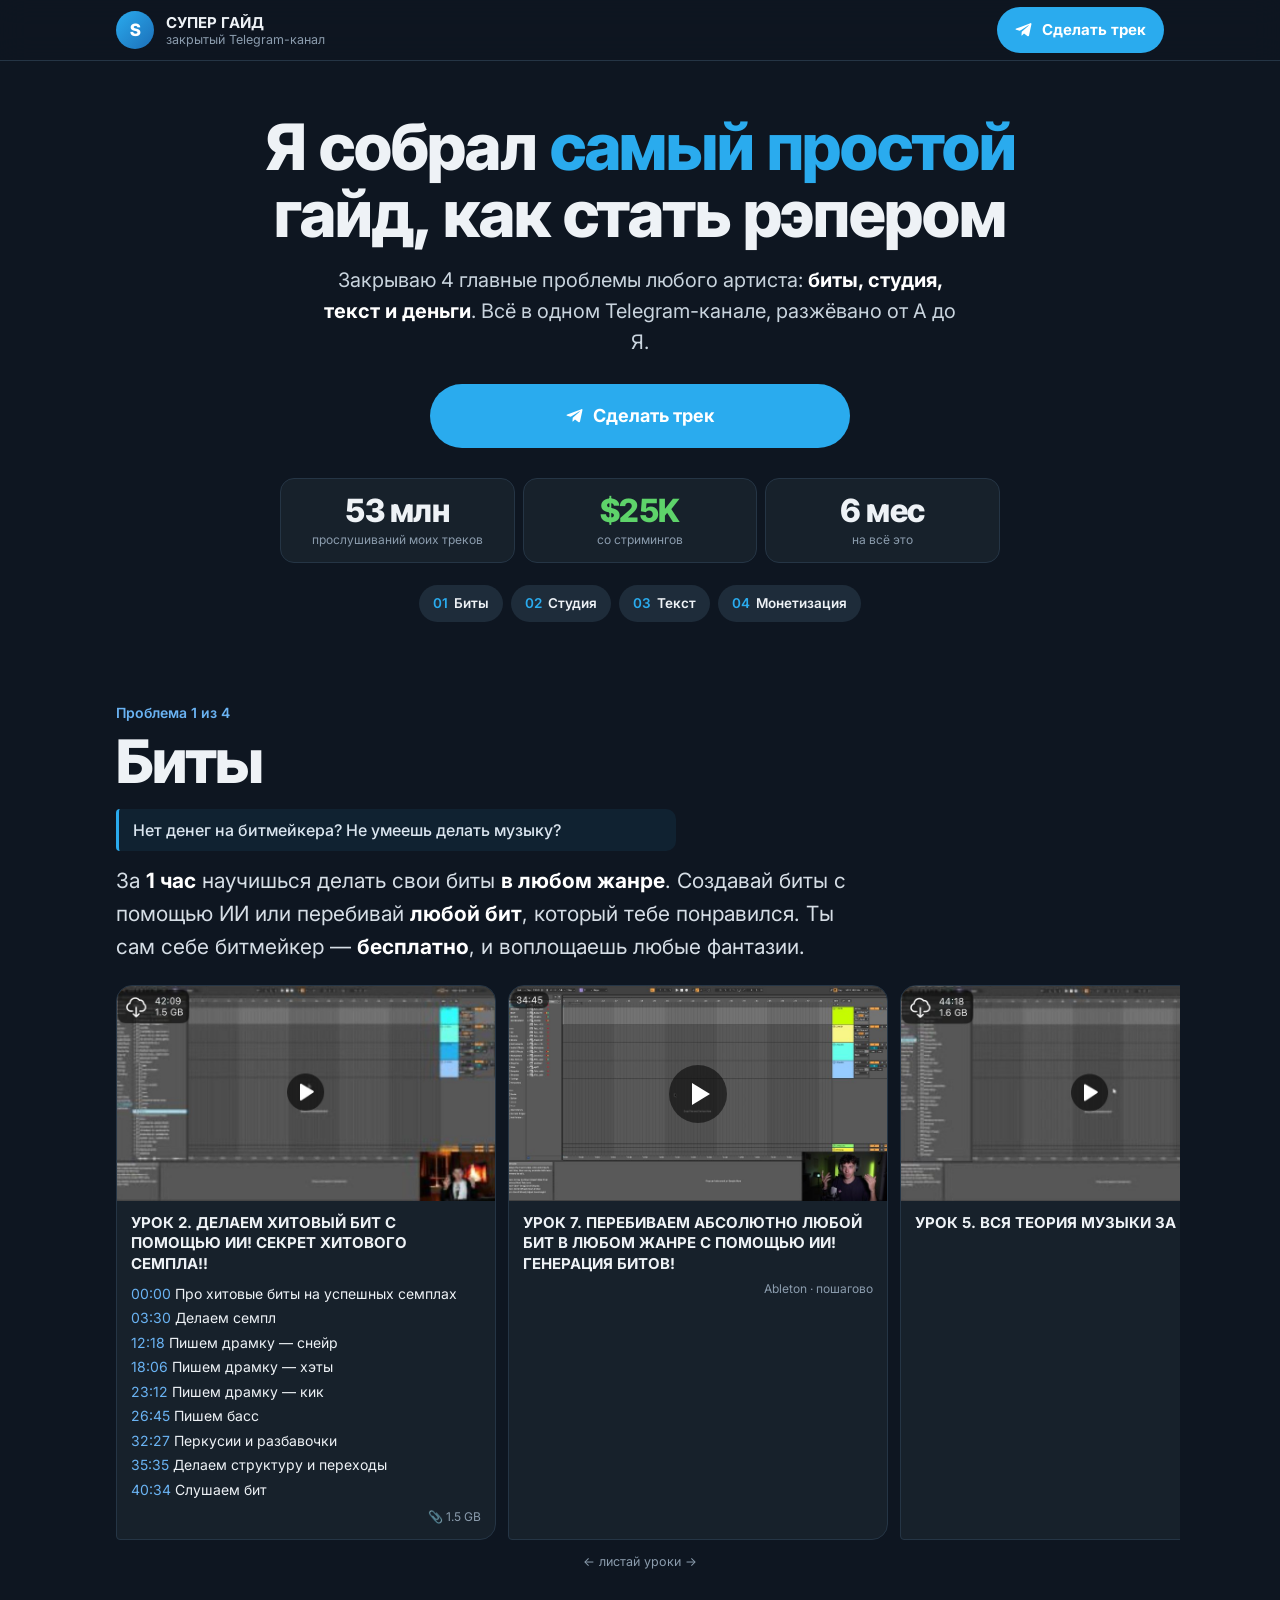
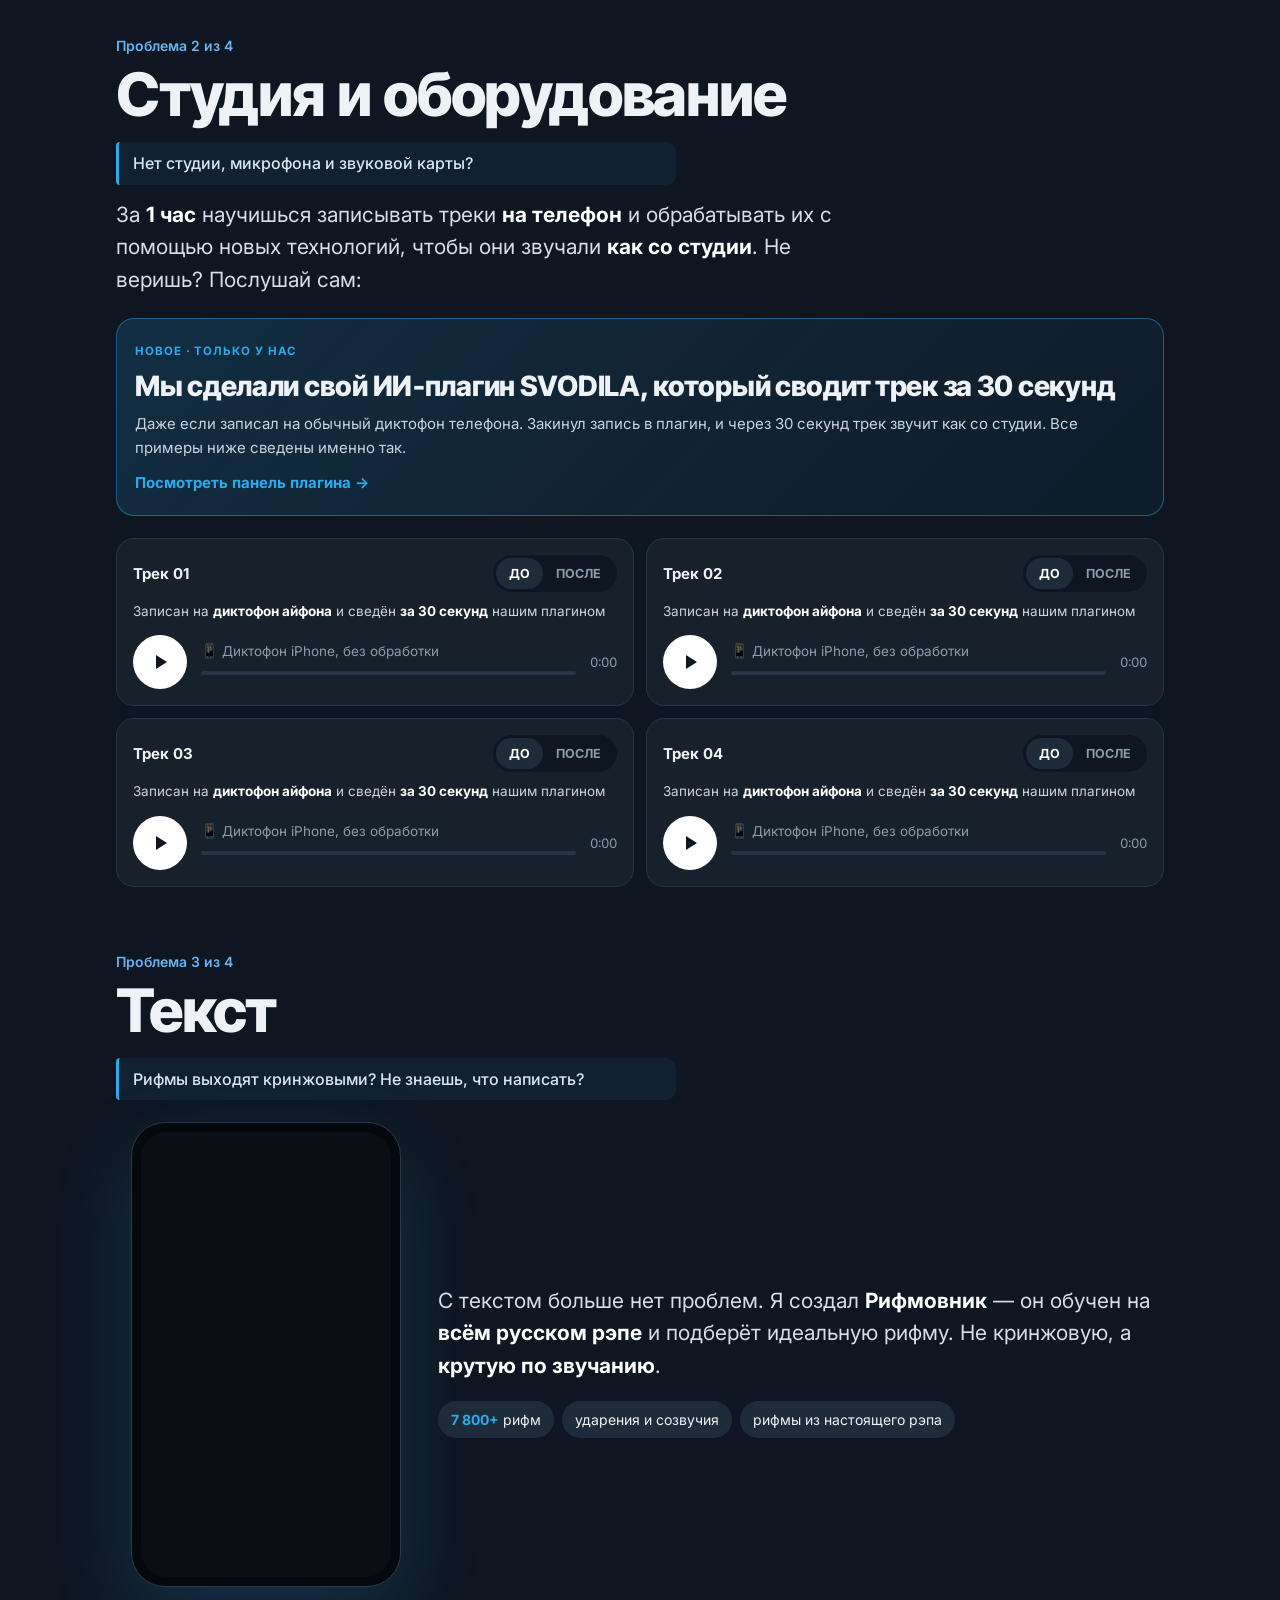
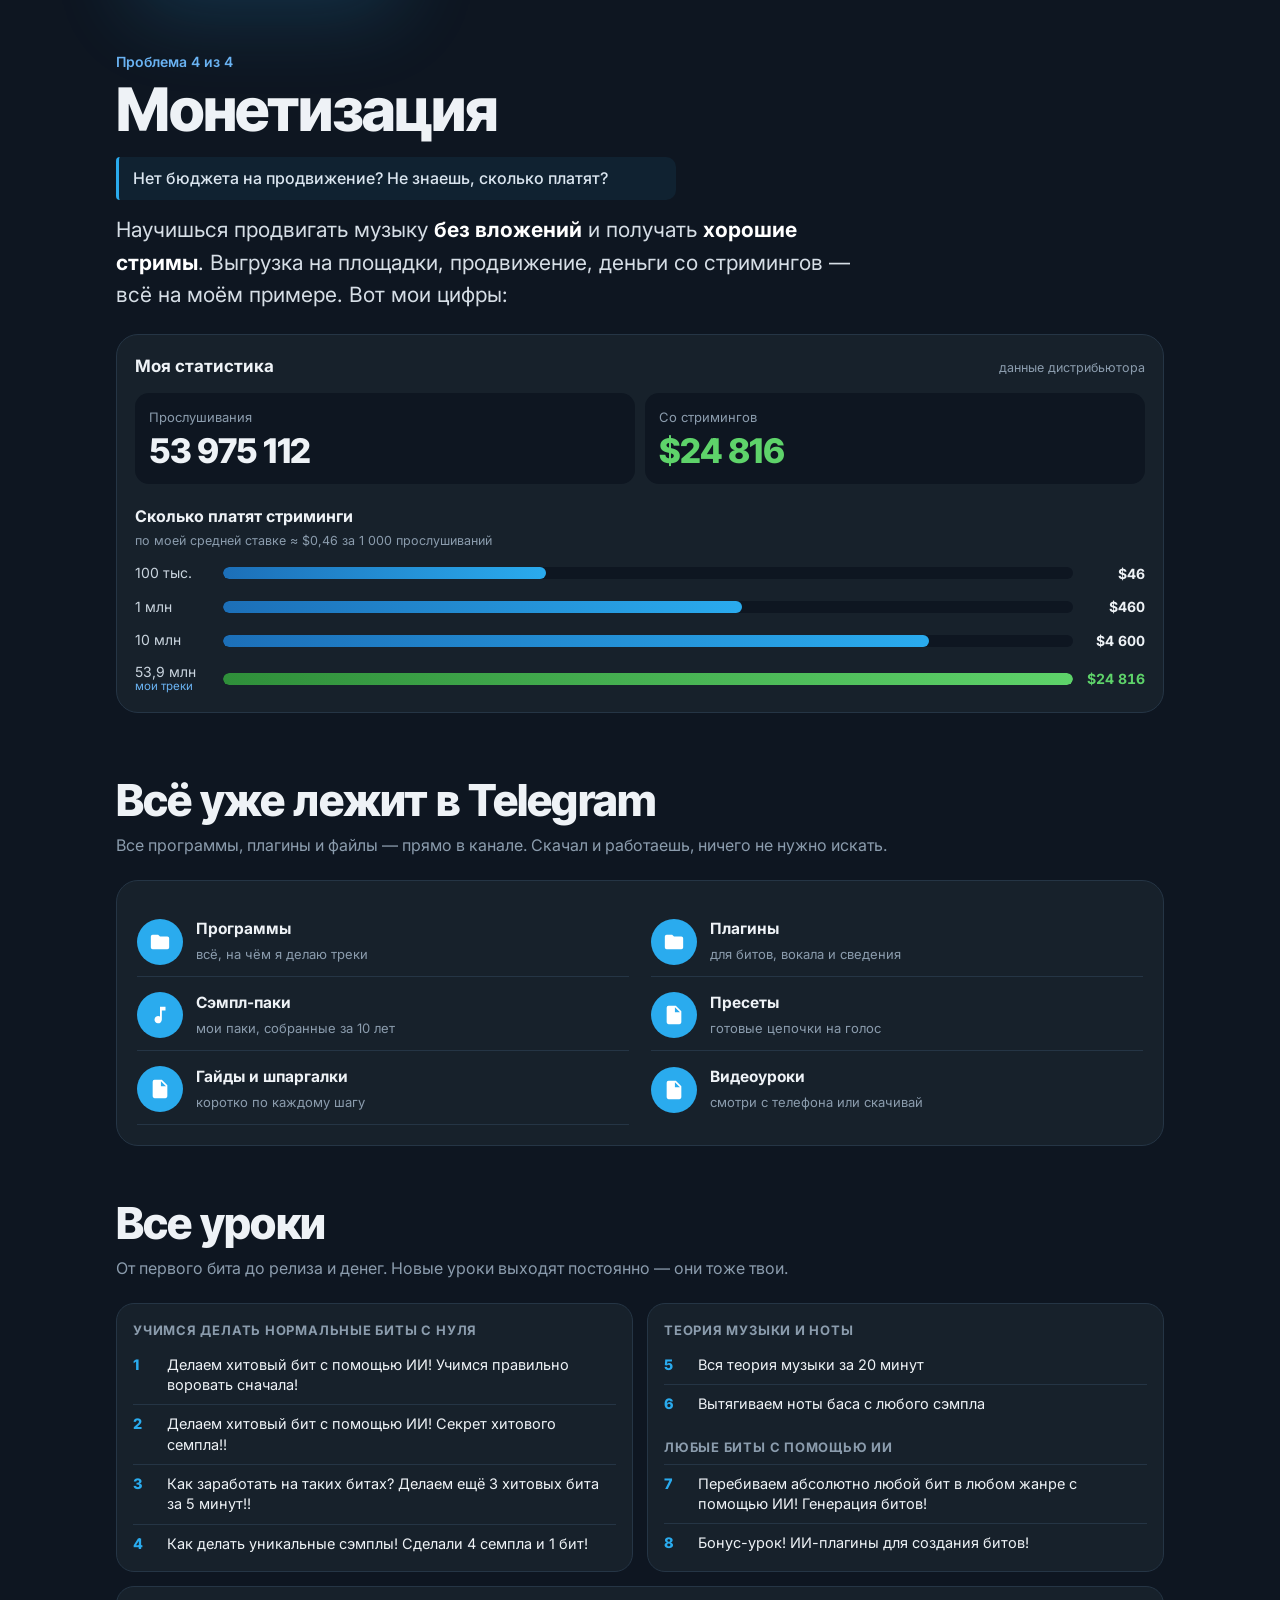
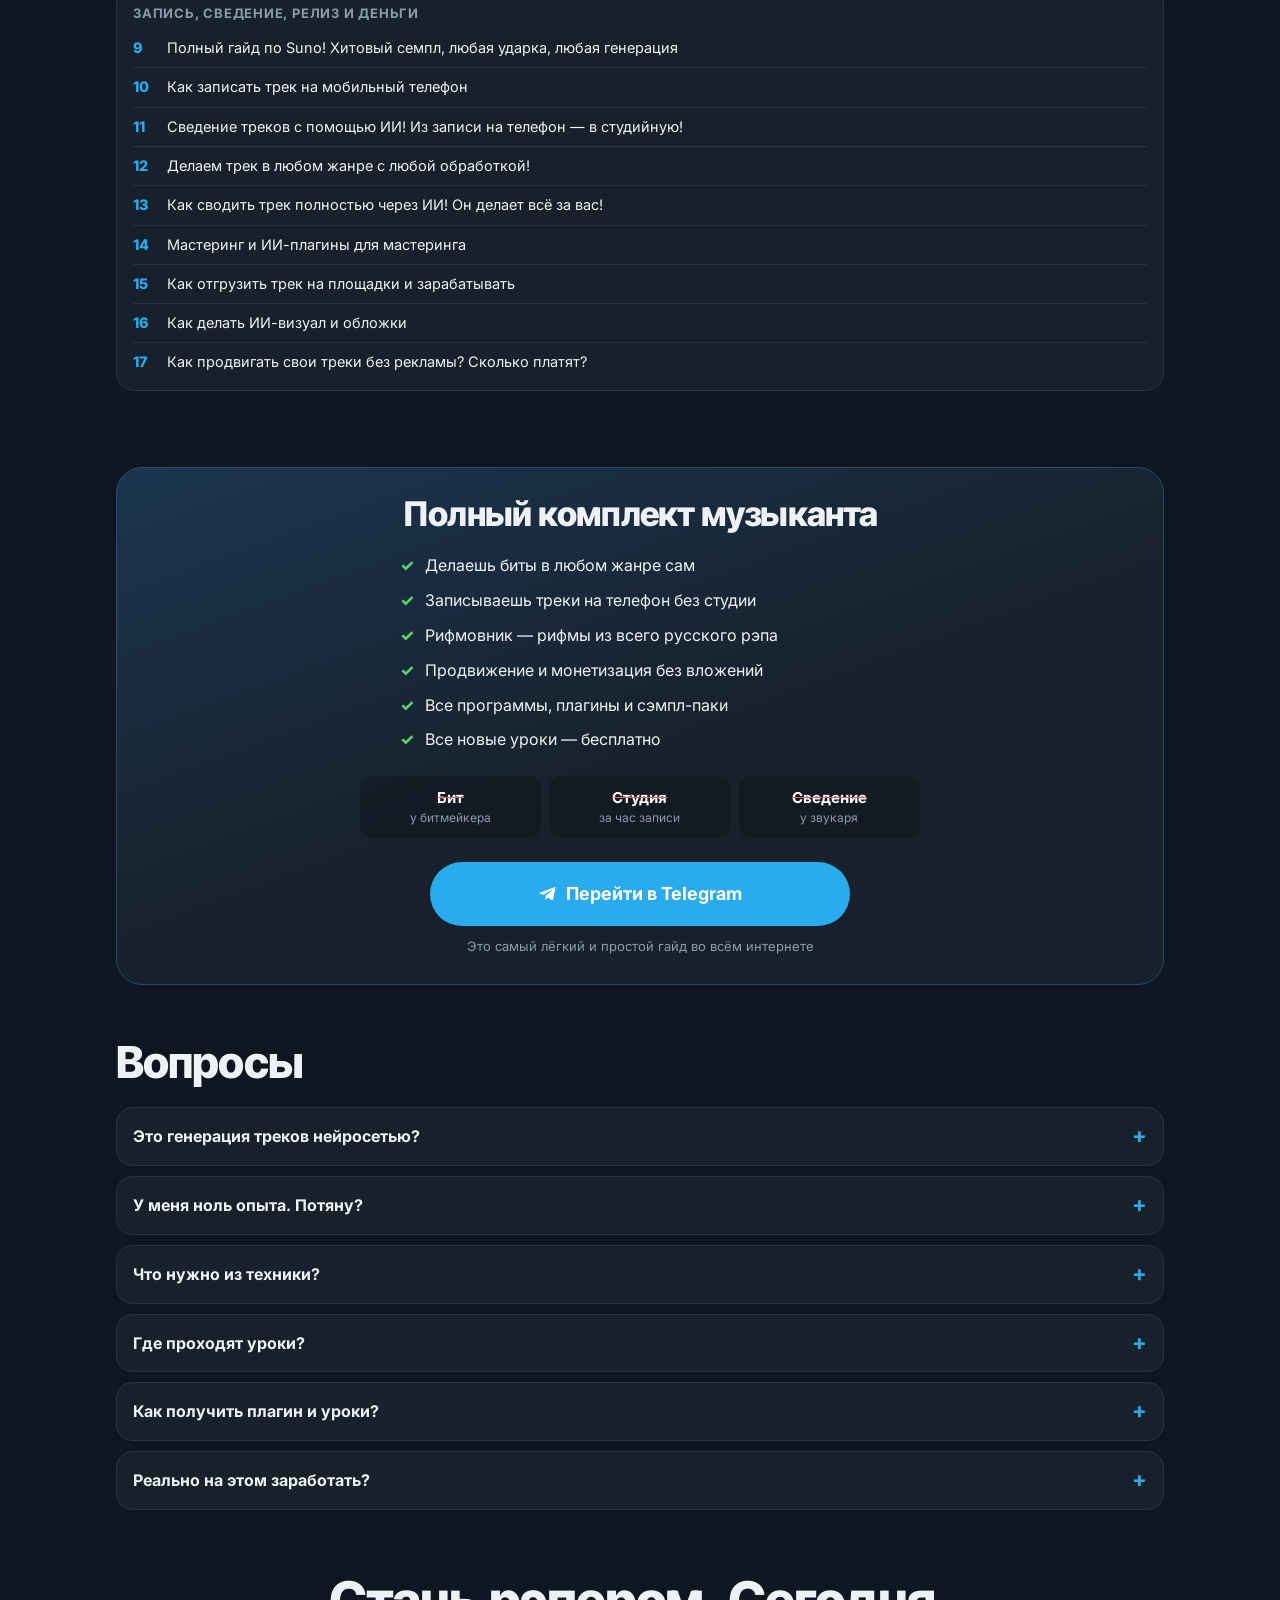
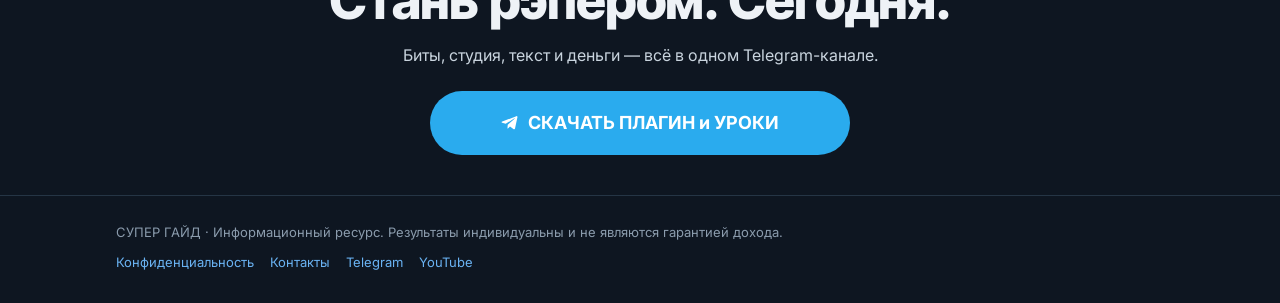
<file: index.html>
<!DOCTYPE html>
<html lang="ru">
<head>
<meta charset="UTF-8" />
<meta name="viewport" content="width=device-width, initial-scale=1.0, viewport-fit=cover" />
<title>СУПЕР ГАЙД — самый простой гайд, как стать рэпером</title>
<meta name="description" content="Биты, запись на телефон, тексты и монетизация — всё в одном Telegram-канале. Записал на телефон и набрал 50 млн прослушиваний. Полный комплект музыканта." />
<meta name="robots" content="index, follow" />
<link rel="canonical" href="https://vtrendemusic.info/" />
<meta property="og:title" content="Я собрал самый простой гайд, как стать рэпером" />
<meta property="og:description" content="Биты, студия на телефоне, тексты и монетизация. Всё в Telegram, от А до Я." />
<meta property="og:type" content="website" />
<meta property="og:url" content="https://vtrendemusic.info/" />
<meta property="og:image" content="https://vtrendemusic.info/og-super.png" />
<meta property="og:image:width" content="1200" />
<meta property="og:image:height" content="630" />
<meta name="twitter:card" content="summary_large_image" />
<link rel="icon" type="image/png" sizes="64x64" href="./favicon.png" />
<link rel="apple-touch-icon" href="./apple-touch-icon.png" />
<link rel="preconnect" href="https://fonts.googleapis.com" />
<link rel="preconnect" href="https://fonts.gstatic.com" crossorigin />
<link href="https://fonts.googleapis.com/css2?family=Inter+Tight:wght@700;800;900&family=Inter:wght@400;500;600;700&display=swap" rel="stylesheet" />
<style>
:root{
  --bg:#0e1621;          /* фон тёмной темы Telegram */
  --panel:#17212b;
  --panel2:#1e2c3a;
  --line:#253545;
  --text:#eef2f6;
  --muted:#8b9cad;
  --tg:#2aabee;          /* фирменный синий Telegram */
  --tg2:#229ed9;
  --link:#6ab3f3;
  --money:#5ed36a;
  --hot:#ff5a5f;
  --r:18px;
}
*{box-sizing:border-box;margin:0;padding:0;-webkit-tap-highlight-color:transparent}
html{scroll-behavior:smooth}
body{background:var(--bg);color:var(--text);font:16px/1.55 Inter,-apple-system,"Segoe UI",Roboto,sans-serif;-webkit-font-smoothing:antialiased;overflow-x:hidden;overflow-x:clip}
html{overflow-x:hidden;overflow-x:clip}
a{color:inherit;text-decoration:none}
img,video{display:block;max-width:100%}
.wrap{max-width:1080px;margin:0 auto;padding:0 16px}
.display{font-family:"Inter Tight",Inter,sans-serif;font-weight:800;letter-spacing:-.02em;word-spacing:.04em;line-height:1.05}

/* ---------- шапка ---------- */
.top{position:sticky;top:0;z-index:30;background:rgba(14,22,33,.86);backdrop-filter:blur(14px);-webkit-backdrop-filter:blur(14px);border-bottom:1px solid var(--line)}
.top .wrap{display:flex;align-items:center;gap:12px;height:60px}
.ava{width:38px;height:38px;border-radius:50%;flex:none;display:grid;place-items:center;background:linear-gradient(135deg,#2aabee,#1c6fb8);font:800 17px "Inter Tight",sans-serif;color:#fff}
.chan{display:flex;flex-direction:column;line-height:1.2;min-width:0}
.chan b{font-weight:700;font-size:15px;white-space:nowrap;overflow:hidden;text-overflow:ellipsis}
.chan span{font-size:12.5px;color:var(--muted);white-space:nowrap;overflow:hidden;text-overflow:ellipsis}
@media(max-width:420px){.top .btn{padding:9px 14px;font-size:14px}.top .btn svg{display:none}}
.top .btn{margin-left:auto}

/* ---------- кнопки ---------- */
.btn{display:inline-flex;align-items:center;justify-content:center;gap:9px;background:var(--tg);color:#fff;font-weight:700;border-radius:999px;padding:11px 18px;font-size:15px;transition:transform .15s,background .15s;white-space:nowrap}
.btn:hover{background:var(--tg2)}
.btn:active{transform:scale(.97)}
.btn svg{width:18px;height:18px;flex:none}
.btn.big{padding:18px 28px;font-size:18px;width:100%;max-width:420px}
.btn .price{opacity:.85;font-weight:600}
.note{font-size:13px;color:var(--muted);margin-top:10px}

/* ---------- первый экран ---------- */
.hero{padding:34px 0 26px;text-align:center}
.pin{font-weight:700;font-size:clamp(15px,4.2vw,19px);color:var(--link);line-height:1.35}
.pin b{color:#fff}
.hero h1{font-size:clamp(31px,8.4vw,64px);margin:18px auto 0;max-width:900px}
.hero h1 em{font-style:normal;color:var(--tg)}
.hero .lead{font-size:clamp(17px,4.4vw,20px);color:#c9d4de;max-width:640px;margin:18px auto 0}
.hero .lead b{color:#fff}
.hero .cta{margin-top:26px}
.stats{display:grid;grid-template-columns:repeat(3,1fr);gap:8px;margin:30px auto 0;max-width:720px}
.stat{background:var(--panel);border:1px solid var(--line);border-radius:14px;padding:14px 8px}
.stat b{display:block;font:800 clamp(21px,6vw,32px)/1.1 "Inter Tight",sans-serif;letter-spacing:-.015em;white-space:nowrap}
.stat.m b{color:var(--money)}
.stat span{display:block;font-size:12px;color:var(--muted);margin-top:4px;line-height:1.3}
.nav4{display:flex;flex-wrap:wrap;justify-content:center;gap:8px;margin-top:22px}
.nav4 a{background:var(--panel2);border-radius:999px;padding:8px 14px;font-size:13.5px;font-weight:600}
.nav4 a i{font-style:normal;color:var(--tg);margin-right:6px}

/* ---------- блоки «проблема → решение» ---------- */
.prob{padding:54px 0 10px}
.ph{display:block}
.ph h2{min-width:0;overflow-wrap:break-word}
.pn{display:block;font-size:14px;font-weight:600;color:var(--link);margin-bottom:6px}
.ph h2{font-size:clamp(34px,9vw,60px)}
.pain{margin-top:16px;display:block;max-width:560px;background:rgba(42,171,238,.08);border-left:3px solid var(--tg);border-radius:4px 10px 10px 4px;padding:9px 14px;font-size:16px;font-weight:500;color:#dbe6f0}
.pain s{opacity:.8}
.solve{font-size:clamp(17px,4.5vw,21px);margin-top:14px;max-width:760px;color:#d6dee6}
.solve b{color:#fff}

/* посты из канала */
.feed{display:flex;gap:12px;overflow-x:auto;scroll-snap-type:x mandatory;padding:22px 16px 6px;margin:0 -16px;scrollbar-width:none}
.feed::-webkit-scrollbar{display:none}
.post{flex:0 0 min(86%,380px);scroll-snap-align:center;background:var(--panel);border-radius:16px 16px 16px 4px;overflow:hidden;border:1px solid var(--line)}
.thumb{position:relative;aspect-ratio:16/9.1;background:#000}
.thumb img{width:100%;height:100%;object-fit:cover}
.thumb .dur{position:absolute;left:10px;top:10px;background:rgba(0,0,0,.6);color:#fff;font-size:13px;font-weight:600;border-radius:10px;padding:4px 9px}
.thumb .play{position:absolute;inset:0;margin:auto;width:58px;height:58px;border-radius:50%;background:rgba(0,0,0,.55);display:grid;place-items:center}
.thumb .play:after{content:"";border-left:18px solid #fff;border-top:11px solid transparent;border-bottom:11px solid transparent;margin-left:5px}
.post .body{padding:12px 14px 12px}
.post h3{font-size:15px;font-weight:700;line-height:1.35;text-transform:uppercase}
.tc{margin-top:8px;font-size:14px;line-height:1.75}
.tc a{color:var(--link)}
.meta{display:flex;justify-content:flex-end;gap:10px;color:var(--muted);font-size:12px;margin-top:6px}
.swipe{font-size:12.5px;color:var(--muted);text-align:center;margin-top:6px}

/* до / после */
.ab-grid{display:grid;gap:12px;margin-top:22px}
@media(min-width:760px){.ab-grid{grid-template-columns:1fr 1fr}}
.ab{background:var(--panel);border:1px solid var(--line);border-radius:var(--r);padding:16px}
.ab-top{display:flex;align-items:center;justify-content:space-between;gap:10px}
.ab-top h3{font-size:15px}
.switch{display:flex;background:var(--bg);border-radius:999px;padding:3px}
.switch button{border:0;background:none;color:var(--muted);font:700 12.5px Inter,sans-serif;padding:8px 13px;border-radius:999px;cursor:pointer}
.switch button.on{background:var(--panel2);color:#fff}
.switch .sw-after.on{background:var(--tg);color:#fff}
.ab-body{display:flex;align-items:center;gap:14px;margin-top:14px}
.ab-play{width:54px;height:54px;flex:none;border-radius:50%;border:0;background:#fff;display:grid;place-items:center;cursor:pointer}
.ab-play svg{width:24px;height:24px;fill:#0e1621}
.ab-mid{flex:1;min-width:0}
.ab-state{font-size:13.5px;color:var(--muted)}
.ab.after .ab-state{color:var(--link)}
.ab-bar{height:22px;display:flex;align-items:center;cursor:pointer}
.ab-bar-inner{height:4px;width:100%;background:var(--line);border-radius:2px;overflow:hidden}
.ab-fill{height:100%;width:0;background:var(--tg)}
.ab-time{font-size:13px;color:var(--muted);font-variant-numeric:tabular-nums}
.ab-note{margin-top:10px;font-size:13.5px;line-height:1.45;color:#c9d4de}
.ab-note b{color:#fff}
.plug{margin-top:22px;background:linear-gradient(135deg,rgba(42,171,238,.16),rgba(42,171,238,.04));border:1px solid rgba(42,171,238,.45);border-radius:var(--r);padding:18px 18px 20px}
.plug-tag{display:inline-block;font:700 11.5px Inter,sans-serif;letter-spacing:.08em;text-transform:uppercase;color:var(--tg)}
.plug-h{font:800 clamp(21px,5.2vw,28px)/1.15 "Inter Tight",sans-serif;letter-spacing:-.01em;margin-top:8px;text-wrap:balance}
.plug-more{display:inline-block;margin-top:12px;color:var(--tg);font-weight:700;font-size:15px}
.plug p{margin-top:10px;color:#c9d4de;font-size:15px;line-height:1.55}

/* рифмовник */
.rif{display:grid;gap:22px;align-items:center;margin-top:22px}
@media(min-width:760px){.rif{grid-template-columns:300px 1fr}}
.phone{width:min(270px,72vw);margin:0 auto;border-radius:34px;padding:9px;background:#05080c;border:1px solid #2a3a4a;box-shadow:0 30px 80px rgba(42,171,238,.18)}
.phone video{border-radius:26px;width:100%;aspect-ratio:9/16;object-fit:cover;background:#0b0f14}
.chips{display:flex;flex-wrap:wrap;gap:8px}
.chips span{background:var(--panel2);border-radius:999px;padding:8px 13px;font-size:14px}
.chips span b{color:var(--tg)}



/* статистика в стиле Telegram */
.tstat{background:var(--panel);border:1px solid var(--line);border-radius:22px;padding:18px;margin-top:22px}
.tstat-h{display:flex;justify-content:space-between;align-items:baseline;gap:10px;flex-wrap:wrap}
.tstat-h b{font-size:17px}
.tstat-h span,.pay-h span{font-size:12.5px;color:var(--muted)}
.tstat-grid{display:grid;grid-template-columns:1fr 1fr;gap:10px;margin-top:14px}
.tstat-grid div{background:var(--bg);border-radius:14px;padding:14px}
.tstat-grid span{display:block;font-size:13px;color:var(--muted)}
.tstat-grid b{display:block;font:800 clamp(22px,6.4vw,34px)/1.15 "Inter Tight",sans-serif;letter-spacing:-.015em;margin-top:4px;white-space:nowrap}
.tstat-grid b.g{color:var(--money)}
.pay{margin-top:20px}
.pay-h b{display:block;font-size:16px}
.pay-h span{display:block;margin-top:2px}
.row{display:grid;grid-template-columns:78px 1fr auto;align-items:center;gap:10px;margin-top:12px;font-size:14px}
.row .l{color:#c9d4de;line-height:1.2}
.row .l em{display:block;font-style:normal;font-size:11.5px;color:var(--link)}
.row b{font-variant-numeric:tabular-nums;min-width:62px;text-align:right}
.bar{height:12px;background:var(--bg);border-radius:6px;overflow:hidden}
.bar i{display:block;height:100%;width:0;border-radius:6px;background:linear-gradient(90deg,#1c6fb8,var(--tg));transition:width 1.1s cubic-bezier(.2,.7,.2,1)}
.tstat.in .bar i{width:var(--w)}
.row.me b{color:var(--money)}
.row.me .bar i{background:linear-gradient(90deg,#2f8f3a,var(--money))}

/* всё в telegram */
.tgbox{background:var(--panel);border:1px solid var(--line);border-radius:22px;padding:20px;margin-top:22px}
.files{display:grid;gap:4px;margin-top:6px}
@media(min-width:760px){.files{grid-template-columns:1fr 1fr;column-gap:22px}}
.file{display:flex;align-items:center;gap:13px;padding:10px 0;border-bottom:1px solid var(--line)}
.file:last-child{border-bottom:0}
.fi{width:46px;height:46px;border-radius:50%;background:var(--tg);display:grid;place-items:center;flex:none}
.fi svg{width:22px;height:22px;fill:#fff}
.file b{display:block;font-size:15.5px}
.file span{font-size:13px;color:var(--muted)}

/* уроки */
.lessons{margin-top:22px;display:grid;gap:14px}
@media(min-width:760px){.lessons{grid-template-columns:1fr 1fr}}
.lgroup{background:var(--panel);border:1px solid var(--line);border-radius:var(--r);padding:16px 16px 8px}
.lgroup h4{font-size:13px;color:var(--muted);text-transform:uppercase;letter-spacing:.06em;margin-bottom:6px}
.lesson{display:flex;gap:12px;padding:9px 0;border-top:1px solid var(--line);font-size:14.5px;line-height:1.4}
.lesson:first-of-type{border-top:0}
.lesson i{font-style:normal;color:var(--tg);font-weight:800;min-width:22px}
.lesson em{font-style:normal;margin-left:auto;padding-left:8px;font-size:11.5px;color:var(--muted);white-space:nowrap}
.lesson.soon{color:#b9c5d1}

/* цена */
.price-card{background:linear-gradient(160deg,#1b3550,#17212b 55%);border:1px solid #2d4a66;border-radius:26px;padding:28px 20px;text-align:center;margin-top:22px}
.price-card .old{color:var(--muted);font-size:15px}
.price-card .amount{font:900 clamp(72px,20vw,112px)/1 "Inter Tight",sans-serif;letter-spacing:-.05em;margin:8px 0 2px}
.price-card .once{color:#c9d4de}
.incl{text-align:left;max-width:480px;margin:22px auto 24px;display:grid;gap:10px}
.incl div{display:flex;gap:11px;font-size:16px}
.incl div:before{content:"✓";color:var(--money);font-weight:800}
.vs{display:grid;grid-template-columns:repeat(3,1fr);gap:8px;max-width:560px;margin:0 auto 24px}
.vs div{background:rgba(0,0,0,.2);border-radius:12px;padding:10px 6px;font-size:12px;color:var(--muted)}
.vs b{display:block;color:#fff;font-size:15px;text-decoration:line-through;text-decoration-color:var(--hot)}

/* faq */
.faq{margin-top:22px;display:grid;gap:10px}
.faq details{background:var(--panel);border:1px solid var(--line);border-radius:16px;padding:0 16px}
.faq summary{list-style:none;cursor:pointer;padding:16px 0;font-weight:700;display:flex;justify-content:space-between;gap:12px}
.faq summary::-webkit-details-marker{display:none}
.faq summary:after{content:"+";color:var(--tg);font-size:22px;line-height:1}
.faq details[open] summary:after{content:"–"}
.faq p{padding:0 0 16px;color:#c9d4de}

.sec{padding:54px 0 0}
.sec h2{font-size:clamp(26px,6.6vw,44px)}
.sec .sub{color:var(--muted);margin-top:10px;font-size:16px}
.final{text-align:center;padding:64px 0 40px}
.final h2{font-size:clamp(28px,7.4vw,52px)}
.final p{color:#c9d4de;margin:14px auto 24px;max-width:520px}
footer{border-top:1px solid var(--line);padding:26px 0 calc(30px + env(safe-area-inset-bottom));color:var(--muted);font-size:13px}
footer .links{display:flex;flex-wrap:wrap;gap:16px;margin-top:10px}
footer a{color:var(--link)}


.rv{opacity:0;transform:translateY(18px);transition:opacity .6s,transform .6s}
.rv.in{opacity:1;transform:none}
html:not(.js) .rv{opacity:1;transform:none}
</style>
<script>document.documentElement.classList.add('js')</script>
</head>
<body>

<svg width="0" height="0" style="position:absolute">
  <symbol id="tg" viewBox="0 0 24 24"><path fill="currentColor" d="M21.9 4.3 18.7 19.4c-.2 1.1-.9 1.3-1.8.8l-4.9-3.6-2.4 2.3c-.3.3-.5.5-1 .5l.4-5 9.1-8.2c.4-.4-.1-.6-.6-.2L6.3 13.1l-4.8-1.5c-1-.3-1.1-1 .2-1.5L20.5 2.9c.9-.3 1.6.2 1.4 1.4z"/></symbol>
  <symbol id="file" viewBox="0 0 24 24"><path d="M6 2h8l6 6v12a2 2 0 0 1-2 2H6a2 2 0 0 1-2-2V4a2 2 0 0 1 2-2zm7 1.5V9h5.5L13 3.5z"/></symbol>
  <symbol id="folder" viewBox="0 0 24 24"><path d="M10 4l2 2h8a2 2 0 0 1 2 2v10a2 2 0 0 1-2 2H4a2 2 0 0 1-2-2V6a2 2 0 0 1 2-2h6z"/></symbol>
  <symbol id="note" viewBox="0 0 24 24"><path d="M12 3v10.6A4 4 0 1 0 14 17V7h4V3h-6z"/></symbol>
</svg>

<!-- ============ ШАПКА в стиле канала ============ -->
<header class="top">
  <div class="wrap">
    <div class="ava">S</div>
    <div class="chan"><b>СУПЕР ГАЙД</b><span>закрытый Telegram-канал</span></div>
    <a class="btn" href="https://t.me/vtrendevip_bot?start=site"><svg><use href="#tg"/></svg>Сделать трек</a>
  </div>
</header>

<!-- ============ ПЕРВЫЙ ЭКРАН ============ -->
<section class="hero">
  <div class="wrap">
    <h1 class="display">Я собрал <em>самый простой</em> гайд, как стать рэпером</h1>
    <p class="lead">Закрываю 4 главные проблемы любого артиста: <b>биты, студия, текст и деньги</b>. Всё в одном Telegram-канале, разжёвано от А до Я.</p>
    <div class="cta">
      <a class="btn big" href="https://t.me/vtrendevip_bot?start=site"><svg><use href="#tg"/></svg>Сделать трек</a>
    </div>
    <div class="stats">
      <div class="stat"><b>53 млн</b><span>прослушиваний моих треков</span></div>
      <div class="stat m"><b>$25K</b><span>со стримингов</span></div>
      <div class="stat"><b>6 мес</b><span>на всё это</span></div>
    </div>
    <nav class="nav4">
      <a href="#beats"><i>01</i>Биты</a>
      <a href="#studio"><i>02</i>Студия</a>
      <a href="#text"><i>03</i>Текст</a>
      <a href="#money"><i>04</i>Монетизация</a>
    </nav>
  </div>
</section>

<!-- ============ 01 БИТЫ ============ -->
<section class="prob" id="beats">
  <div class="wrap">
    <div class="ph rv"><span class="pn">Проблема 1 из 4</span><h2 class="display">Биты</h2></div>
    <div class="pain rv">Нет денег на битмейкера? Не умеешь делать музыку?</div>
    <p class="solve rv">За <b>1 час</b> научишься делать свои биты <b>в любом жанре</b>. Создавай биты с помощью ИИ или перебивай <b>любой бит</b>, который тебе понравился. Ты сам себе битмейкер — <b>бесплатно</b>, и воплощаешь любые фантазии.</p>

    <div class="feed rv">
      <article class="post">
        <div class="thumb"><img src="img/lesson-3.jpg" alt="Урок 2 — бит в Ableton" loading="lazy" /></div>
        <div class="body">
          <h3>Урок 2. Делаем хитовый бит с помощью ИИ! Секрет хитового семпла!!</h3>
          <div class="tc">
            <a>00:00</a> Про хитовые биты на успешных семплах<br>
            <a>03:30</a> Делаем семпл<br>
            <a>12:18</a> Пишем драмку — снейр<br>
            <a>18:06</a> Пишем драмку — хэты<br>
            <a>23:12</a> Пишем драмку — кик<br>
            <a>26:45</a> Пишем басс<br>
            <a>32:27</a> Перкусии и разбавочки<br>
            <a>35:35</a> Делаем структуру и переходы<br>
            <a>40:34</a> Слушаем бит
          </div>
          <div class="meta"><span>📎 1.5 GB</span></div>
        </div>
      </article>
      <article class="post">
        <div class="thumb"><img src="img/lesson-8.jpg" alt="Урок 7 — перебиваем любой бит" loading="lazy" /><span class="play"></span></div>
        <div class="body">
          <h3>Урок 7. Перебиваем абсолютно любой бит в любом жанре с помощью ИИ! Генерация битов!</h3>
          <div class="meta"><span>Ableton · пошагово</span></div>
        </div>
      </article>
      <article class="post">
        <div class="thumb"><img src="img/lesson-6.jpg" alt="Урок 5 — теория музыки" loading="lazy" /></div>
        <div class="body">
          <h3>Урок 5. Вся теория музыки за 20 минут</h3>
          <div class="meta"><span>📎 1.6 GB</span></div>
        </div>
      </article>
    </div>
    <div class="swipe">← листай уроки →</div>
  </div>
</section>

<!-- ============ 02 СТУДИЯ ============ -->
<section class="prob" id="studio">
  <div class="wrap">
    <div class="ph rv"><span class="pn">Проблема 2 из 4</span><h2 class="display">Студия и оборудование</h2></div>
    <div class="pain rv">Нет студии, микрофона и звуковой карты?</div>
    <p class="solve rv">За <b>1 час</b> научишься записывать треки <b>на телефон</b> и обрабатывать их с помощью новых технологий, чтобы они звучали <b>как со студии</b>. Не веришь? Послушай сам:</p>

    <div class="plug rv">
      <span class="plug-tag">Новое · только у нас</span>
      <h3 class="plug-h">Мы сделали свой ИИ‑плагин SVODILA, который сводит трек за&nbsp;30&nbsp;секунд</h3>
      <p>Даже если записал на обычный диктофон телефона. Закинул запись в плагин, и через 30 секунд трек звучит как со студии. Все примеры ниже сведены именно так.</p>
      <a class="plug-more" href="/plagin/">Посмотреть панель плагина →</a>
    </div>

    <div class="ab-grid">
      <div class="ab rv" data-before="./5.mp3?v=2" data-after="./6.mp3" data-label-before="📱 Диктофон iPhone, без обработки" data-label-after="🤖 Наш ИИ‑плагин · 30 секунд">
        <div class="ab-top">
          <h3>Трек 01</h3>
          <div class="switch"><button class="sw-before on" type="button">ДО</button><button class="sw-after" type="button">ПОСЛЕ</button></div>
        </div>
        <div class="ab-note">Записан на <b>диктофон айфона</b> и сведён <b>за 30 секунд</b> нашим плагином</div>
        <div class="ab-body">
          <button class="ab-play" type="button" aria-label="Воспроизвести">
            <svg class="i-play" viewBox="0 0 24 24"><path d="M8 5v14l11-7z"/></svg>
            <svg class="i-pause" viewBox="0 0 24 24" style="display:none"><path d="M6 5h4v14H6zM14 5h4v14h-4z"/></svg>
          </button>
          <div class="ab-mid">
            <div class="ab-state">📱 Диктофон iPhone, без обработки</div>
            <div class="ab-bar"><div class="ab-bar-inner"><div class="ab-fill"></div></div></div>
          </div>
          <div class="ab-time">0:00</div>
        </div>
      </div>
      <div class="ab rv" data-before="./7.mp3" data-after="./8.mp3" data-label-before="📱 Диктофон iPhone, без обработки" data-label-after="🤖 Наш ИИ‑плагин · 30 секунд">
        <div class="ab-top">
          <h3>Трек 02</h3>
          <div class="switch"><button class="sw-before on" type="button">ДО</button><button class="sw-after" type="button">ПОСЛЕ</button></div>
        </div>
        <div class="ab-note">Записан на <b>диктофон айфона</b> и сведён <b>за 30 секунд</b> нашим плагином</div>
        <div class="ab-body">
          <button class="ab-play" type="button" aria-label="Воспроизвести">
            <svg class="i-play" viewBox="0 0 24 24"><path d="M8 5v14l11-7z"/></svg>
            <svg class="i-pause" viewBox="0 0 24 24" style="display:none"><path d="M6 5h4v14H6zM14 5h4v14h-4z"/></svg>
          </button>
          <div class="ab-mid">
            <div class="ab-state">📱 Диктофон iPhone, без обработки</div>
            <div class="ab-bar"><div class="ab-bar-inner"><div class="ab-fill"></div></div></div>
          </div>
          <div class="ab-time">0:00</div>
        </div>
      </div>
      <div class="ab rv" data-before="./1.mp3" data-after="./2.mp3" data-label-before="📱 Диктофон iPhone, без обработки" data-label-after="🤖 Наш ИИ‑плагин · 30 секунд">
        <div class="ab-top">
          <h3>Трек 03</h3>
          <div class="switch"><button class="sw-before on" type="button">ДО</button><button class="sw-after" type="button">ПОСЛЕ</button></div>
        </div>
        <div class="ab-note">Записан на <b>диктофон айфона</b> и сведён <b>за 30 секунд</b> нашим плагином</div>
        <div class="ab-body">
          <button class="ab-play" type="button" aria-label="Воспроизвести">
            <svg class="i-play" viewBox="0 0 24 24"><path d="M8 5v14l11-7z"/></svg>
            <svg class="i-pause" viewBox="0 0 24 24" style="display:none"><path d="M6 5h4v14H6zM14 5h4v14h-4z"/></svg>
          </button>
          <div class="ab-mid">
            <div class="ab-state">📱 Диктофон iPhone, без обработки</div>
            <div class="ab-bar"><div class="ab-bar-inner"><div class="ab-fill"></div></div></div>
          </div>
          <div class="ab-time">0:00</div>
        </div>
      </div>
      <div class="ab rv" data-before="./4.mp3" data-after="./3.mp3" data-label-before="📱 Диктофон iPhone, без обработки" data-label-after="🤖 Наш ИИ‑плагин · 30 секунд">
        <div class="ab-top">
          <h3>Трек 04</h3>
          <div class="switch"><button class="sw-before on" type="button">ДО</button><button class="sw-after" type="button">ПОСЛЕ</button></div>
        </div>
        <div class="ab-note">Записан на <b>диктофон айфона</b> и сведён <b>за 30 секунд</b> нашим плагином</div>
        <div class="ab-body">
          <button class="ab-play" type="button" aria-label="Воспроизвести">
            <svg class="i-play" viewBox="0 0 24 24"><path d="M8 5v14l11-7z"/></svg>
            <svg class="i-pause" viewBox="0 0 24 24" style="display:none"><path d="M6 5h4v14H6zM14 5h4v14h-4z"/></svg>
          </button>
          <div class="ab-mid">
            <div class="ab-state">📱 Диктофон iPhone, без обработки</div>
            <div class="ab-bar"><div class="ab-bar-inner"><div class="ab-fill"></div></div></div>
          </div>
          <div class="ab-time">0:00</div>
        </div>
      </div>
    </div>
  </div>
</section>

<!-- ============ 03 ТЕКСТ ============ -->
<section class="prob" id="text">
  <div class="wrap">
    <div class="ph rv"><span class="pn">Проблема 3 из 4</span><h2 class="display">Текст</h2></div>
    <div class="pain rv">Рифмы выходят кринжовыми? Не знаешь, что написать?</div>
    <div class="rif">
      <div class="phone rv"><video src="img/rifmovnik.mp4" autoplay muted loop playsinline preload="metadata"></video></div>
      <div>
        <p class="solve rv">С текстом больше нет проблем. Я создал <b>Рифмовник</b> — он обучен на <b>всём русском рэпе</b> и подберёт идеальную рифму. Не кринжовую, а <b>крутую по звучанию</b>.</p>
        <div class="chips rv" style="margin-top:18px">
          <span><b>7 800+</b> рифм</span>
          <span>ударения и созвучия</span>
          <span>рифмы из настоящего рэпа</span>
        </div>
      </div>
    </div>
  </div>
</section>

<!-- ============ 04 МОНЕТИЗАЦИЯ ============ -->
<section class="prob" id="money">
  <div class="wrap">
    <div class="ph rv"><span class="pn">Проблема 4 из 4</span><h2 class="display">Монетизация</h2></div>
    <div class="pain rv">Нет бюджета на продвижение? Не знаешь, сколько платят?</div>
    <p class="solve rv">Научишься продвигать музыку <b>без вложений</b> и получать <b>хорошие стримы</b>. Выгрузка на площадки, продвижение, деньги со стримингов — всё на моём примере. Вот мои цифры:</p>
    <div class="tstat rv">
      <div class="tstat-h"><b>Моя статистика</b><span>данные дистрибьютора</span></div>
      <div class="tstat-grid">
        <div><span>Прослушивания</span><b>53 975 112</b></div>
        <div><span>Со стримингов</span><b class="g">$24 816</b></div>
      </div>
      <div class="pay">
        <div class="pay-h"><b>Сколько платят стриминги</b><span>по моей средней ставке ≈ $0,46 за 1 000 прослушиваний</span></div>
        <div class="row"><span class="l">100 тыс.</span><div class="bar"><i style="--w:38%"></i></div><b>$46</b></div>
        <div class="row"><span class="l">1 млн</span><div class="bar"><i style="--w:61%"></i></div><b>$460</b></div>
        <div class="row"><span class="l">10 млн</span><div class="bar"><i style="--w:83%"></i></div><b>$4 600</b></div>
        <div class="row me"><span class="l">53,9 млн<em>мои треки</em></span><div class="bar"><i style="--w:100%"></i></div><b>$24 816</b></div>
      </div>
    </div>
</div>
  </div>
</section>

<!-- ============ ВСЁ В TELEGRAM ============ -->
<section class="sec">
  <div class="wrap">
    <h2 class="display rv">Всё уже лежит в Telegram</h2>
    <p class="sub rv">Все программы, плагины и файлы — прямо в канале. Скачал и работаешь, ничего не нужно искать.</p>
    <div class="tgbox rv">
      <div class="files">
        <div class="file"><span class="fi"><svg><use href="#folder"/></svg></span><div><b>Программы</b><span>всё, на чём я делаю треки</span></div></div>
        <div class="file"><span class="fi"><svg><use href="#folder"/></svg></span><div><b>Плагины</b><span>для битов, вокала и сведения</span></div></div>
        <div class="file"><span class="fi"><svg><use href="#note"/></svg></span><div><b>Сэмпл-паки</b><span>мои паки, собранные за 10 лет</span></div></div>
        <div class="file"><span class="fi"><svg><use href="#file"/></svg></span><div><b>Пресеты</b><span>готовые цепочки на голос</span></div></div>
        <div class="file"><span class="fi"><svg><use href="#file"/></svg></span><div><b>Гайды и шпаргалки</b><span>коротко по каждому шагу</span></div></div>
        <div class="file"><span class="fi"><svg><use href="#file"/></svg></span><div><b>Видеоуроки</b><span>смотри с телефона или скачивай</span></div></div>
      </div>
    </div>
  </div>
</section>

<!-- ============ ПРОГРАММА ============ -->
<section class="sec" id="lessons">
  <div class="wrap">
    <h2 class="display rv">Все уроки</h2>
    <p class="sub rv">От первого бита до релиза и денег. Новые уроки выходят постоянно — они тоже твои.</p>
    <div class="lessons">
      <div class="lgroup rv">
        <h4>Учимся делать нормальные биты с нуля</h4>
        <div class="lesson"><i>1</i>Делаем хитовый бит с помощью ИИ! Учимся правильно воровать сначала!</div>
        <div class="lesson"><i>2</i>Делаем хитовый бит с помощью ИИ! Секрет хитового семпла!!</div>
        <div class="lesson"><i>3</i>Как заработать на таких битах? Делаем ещё 3 хитовых бита за 5 минут!!</div>
        <div class="lesson"><i>4</i>Как делать уникальные сэмплы! Сделали 4 семпла и 1 бит!</div>
      </div>
      <div class="lgroup rv">
        <h4>Теория музыки и ноты</h4>
        <div class="lesson"><i>5</i>Вся теория музыки за 20 минут</div>
        <div class="lesson"><i>6</i>Вытягиваем ноты баса с любого сэмпла</div>
        <h4 style="margin-top:14px">Любые биты с помощью ИИ</h4>
        <div class="lesson"><i>7</i>Перебиваем абсолютно любой бит в любом жанре с помощью ИИ! Генерация битов!</div>
        <div class="lesson"><i>8</i>Бонус-урок! ИИ-плагины для создания битов!</div>
      </div>
      <div class="lgroup rv" style="grid-column:1/-1">
        <h4>Запись, сведение, релиз и деньги</h4>
        <div class="lesson"><i>9</i>Полный гайд по Suno! Хитовый семпл, любая ударка, любая генерация</div>
        <div class="lesson"><i>10</i>Как записать трек на мобильный телефон</div>
        <div class="lesson"><i>11</i>Сведение треков с помощью ИИ! Из записи на телефон — в студийную!</div>
        <div class="lesson"><i>12</i>Делаем трек в любом жанре с любой обработкой!</div>
        <div class="lesson"><i>13</i>Как сводить трек полностью через ИИ! Он делает всё за вас!</div>
        <div class="lesson"><i>14</i>Мастеринг и ИИ-плагины для мастеринга</div>
        <div class="lesson"><i>15</i>Как отгрузить трек на площадки и зарабатывать</div>
        <div class="lesson"><i>16</i>Как делать ИИ-визуал и обложки</div>
        <div class="lesson"><i>17</i>Как продвигать свои треки без рекламы? Сколько платят?</div>
      </div>
    </div>
  </div>
</section>

<!-- ============ ЦЕНА ============ -->
<section class="sec" id="price">
  <div class="wrap">
    <div class="price-card rv">
      <div class="display" style="font-size:clamp(22px,6vw,34px)">Полный комплект музыканта</div>
      <div class="incl">
        <div>Делаешь биты в любом жанре сам</div>
        <div>Записываешь треки на телефон без студии</div>
        <div>Рифмовник — рифмы из всего русского рэпа</div>
        <div>Продвижение и монетизация без вложений</div>
        <div>Все программы, плагины и сэмпл-паки</div>
        <div>Все новые уроки — бесплатно</div>
      </div>
      <div class="vs">
        <div><b>Бит</b>у битмейкера</div>
        <div><b>Студия</b>за час записи</div>
        <div><b>Сведение</b>у звукаря</div>
      </div>
      <a class="btn big" href="https://t.me/vtrendevip_bot?start=site"><svg><use href="#tg"/></svg>Перейти в Telegram</a>
      <div class="note">Это самый лёгкий и простой гайд во всём интернете</div>
    </div>
  </div>
</section>

<!-- ============ ВОПРОСЫ ============ -->
<section class="sec">
  <div class="wrap">
    <h2 class="display rv">Вопросы</h2>
    <div class="faq">
      <details class="rv"><summary>Это генерация треков нейросетью?</summary><p>Нет. Трек делаешь ты: твой голос, твой текст, твой бит. Нейросети в клубе — это инструменты, как плагины: помогают сделать сэмпл, свести или нарисовать обложку. А звучать будешь ты.</p></details>
      <details class="rv"><summary>У меня ноль опыта. Потяну?</summary><p>Да. Всё разжёвано с нуля и по шагам: теорию музыки закроешь за 20 минут, дальше — бит, запись, текст, релиз.</p></details>
      <details class="rv"><summary>Что нужно из техники?</summary><p>Телефон для записи и компьютер для битов. Микрофон, звуковая карта и студия не нужны.</p></details>
      <details class="rv"><summary>Где проходят уроки?</summary><p>В закрытом Telegram-канале. Смотришь с телефона или компьютера, все файлы скачиваешь там же.</p></details>
      <details class="rv"><summary>Как получить плагин и уроки?</summary><p>Переходи в Telegram-бота по кнопке на сайте. Там плагин, все уроки и материалы.</p></details>
      <details class="rv"><summary>Реально на этом заработать?</summary><p>Да: стриминги, продажа битов, сведение на заказ. Я показываю всё на своих цифрах. Результат зависит от тебя и твоей практики.</p></details>
    </div>
  </div>
</section>

<!-- ============ ФИНАЛ ============ -->
<section class="final">
  <div class="wrap">
    <h2 class="display rv">Стань рэпером. Сегодня.</h2>
    <p class="rv">Биты, студия, текст и деньги — всё в одном Telegram-канале.</p>
    <a class="btn big rv" href="https://t.me/vtrendevip_bot?start=site"><svg><use href="#tg"/></svg>СКАЧАТЬ ПЛАГИН и УРОКИ</a>
  </div>
</section>

<footer>
  <div class="wrap">
    <div>СУПЕР ГАЙД · Информационный ресурс. Результаты индивидуальны и не являются гарантией дохода.</div>
    <div class="links">
      <a href="./privacy.html">Конфиденциальность</a>
      <a href="./contacts.html">Контакты</a>
      <a href="https://t.me/vtrendevip_bot">Telegram</a>
      <a href="https://www.youtube.com/@vtrendemusic" target="_blank" rel="noopener noreferrer">YouTube</a>
    </div>
  </div>
</footer>


<script>
// появление блоков при прокрутке
const io=new IntersectionObserver(es=>{es.forEach(e=>{if(e.isIntersecting){e.target.classList.add('in');io.unobserve(e.target)}})},{threshold:.12});
document.querySelectorAll('.rv').forEach(el=>io.observe(el));
// страховка: если наблюдатель не сработал, показываем по прокрутке
const revealCheck=()=>document.querySelectorAll('.rv:not(.in)').forEach(el=>{if(el.getBoundingClientRect().top<innerHeight*0.95)el.classList.add('in')});
addEventListener('scroll',revealCheck,{passive:true});addEventListener('load',revealCheck);

// плееры «до/после» с переключением на лету
const units=[];
document.querySelectorAll('.ab').forEach(ab=>{
  const a={before:new Audio(ab.dataset.before),after:new Audio(ab.dataset.after)};
  a.before.preload='metadata';a.after.preload='metadata';
  let mode='before';
  const playBtn=ab.querySelector('.ab-play'),iPlay=ab.querySelector('.i-play'),iPause=ab.querySelector('.i-pause'),
        fill=ab.querySelector('.ab-fill'),bar=ab.querySelector('.ab-bar'),time=ab.querySelector('.ab-time'),
        state=ab.querySelector('.ab-state'),swB=ab.querySelector('.sw-before'),swA=ab.querySelector('.sw-after');
  const cur=()=>a[mode];
  const fmt=s=>isFinite(s)?Math.floor(s/60)+':'+String(Math.floor(s%60)).padStart(2,'0'):'0:00';
  const setIcons=p=>{iPlay.style.display=p?'none':'';iPause.style.display=p?'':'none'};
  const unit={pauseAll(){a.before.pause();a.after.pause();setIcons(false)}};
  units.push(unit);
  const tick=()=>{const c=cur();fill.style.width=(c.currentTime/c.duration*100||0)+'%';time.textContent=fmt(c.currentTime)};
  [a.before,a.after].forEach(x=>{
    x.addEventListener('timeupdate',()=>{if(x===cur())tick()});
    x.addEventListener('ended',()=>{if(x===cur()){setIcons(false);fill.style.width='0%'}});
  });
  playBtn.addEventListener('click',()=>{
    const c=cur();
    if(c.paused){
      units.forEach(u=>{if(u!==unit)u.pauseAll()});c.play();setIcons(true);
      // заранее подгружаем вторую версию, чтобы переключение было мгновенным (особенно на iPhone)
      const o=c===a.before?a.after:a.before;if(o.readyState===0){o.preload='auto';o.load()}
    }
    else{c.pause();setIcons(false)}
  });
  bar.addEventListener('click',e=>{const r=bar.getBoundingClientRect(),c=cur();if(isFinite(c.duration)){c.currentTime=(e.clientX-r.left)/r.width*c.duration;tick()}});
  function switchTo(m){
    if(m===mode)return;
    const from=cur(),was=!from.paused,pos=from.currentTime,ratio=from.duration?pos/from.duration:0;
    from.pause();mode=m;const to=cur();
    // та же секунда, что играла; если длины файлов разные — та же доля трека
    const target=()=>isFinite(to.duration)&&isFinite(from.duration)&&Math.abs(to.duration-from.duration)>0.5?ratio*to.duration:pos;
    const seek=()=>{try{to.currentTime=target()}catch(e){}tick()};
    if(to.readyState>=1)seek();else{to.addEventListener('loadedmetadata',seek,{once:true});if(to.readyState===0)to.load()}
    // play() вызываем сразу в обработчике нажатия — иначе Safari его блокирует
    if(was){
      setIcons(true);
      const p=to.play();
      const fix=()=>{if(Math.abs(to.currentTime-target())>0.3)seek()};
      to.addEventListener('playing',fix,{once:true});
      if(p&&p.catch)p.catch(()=>setIcons(false));
    }
    swB.classList.toggle('on',m==='before');swA.classList.toggle('on',m==='after');
    ab.classList.toggle('after',m==='after');
    state.textContent=m==='before'?(ab.dataset.labelBefore||'📱 Сырая запись с телефона'):(ab.dataset.labelAfter||'🎧 После обработки — как со студии');
  }
  swB.addEventListener('click',()=>switchTo('before'));
  swA.addEventListener('click',()=>switchTo('after'));
});
</script>
</body>
</html>
</file>
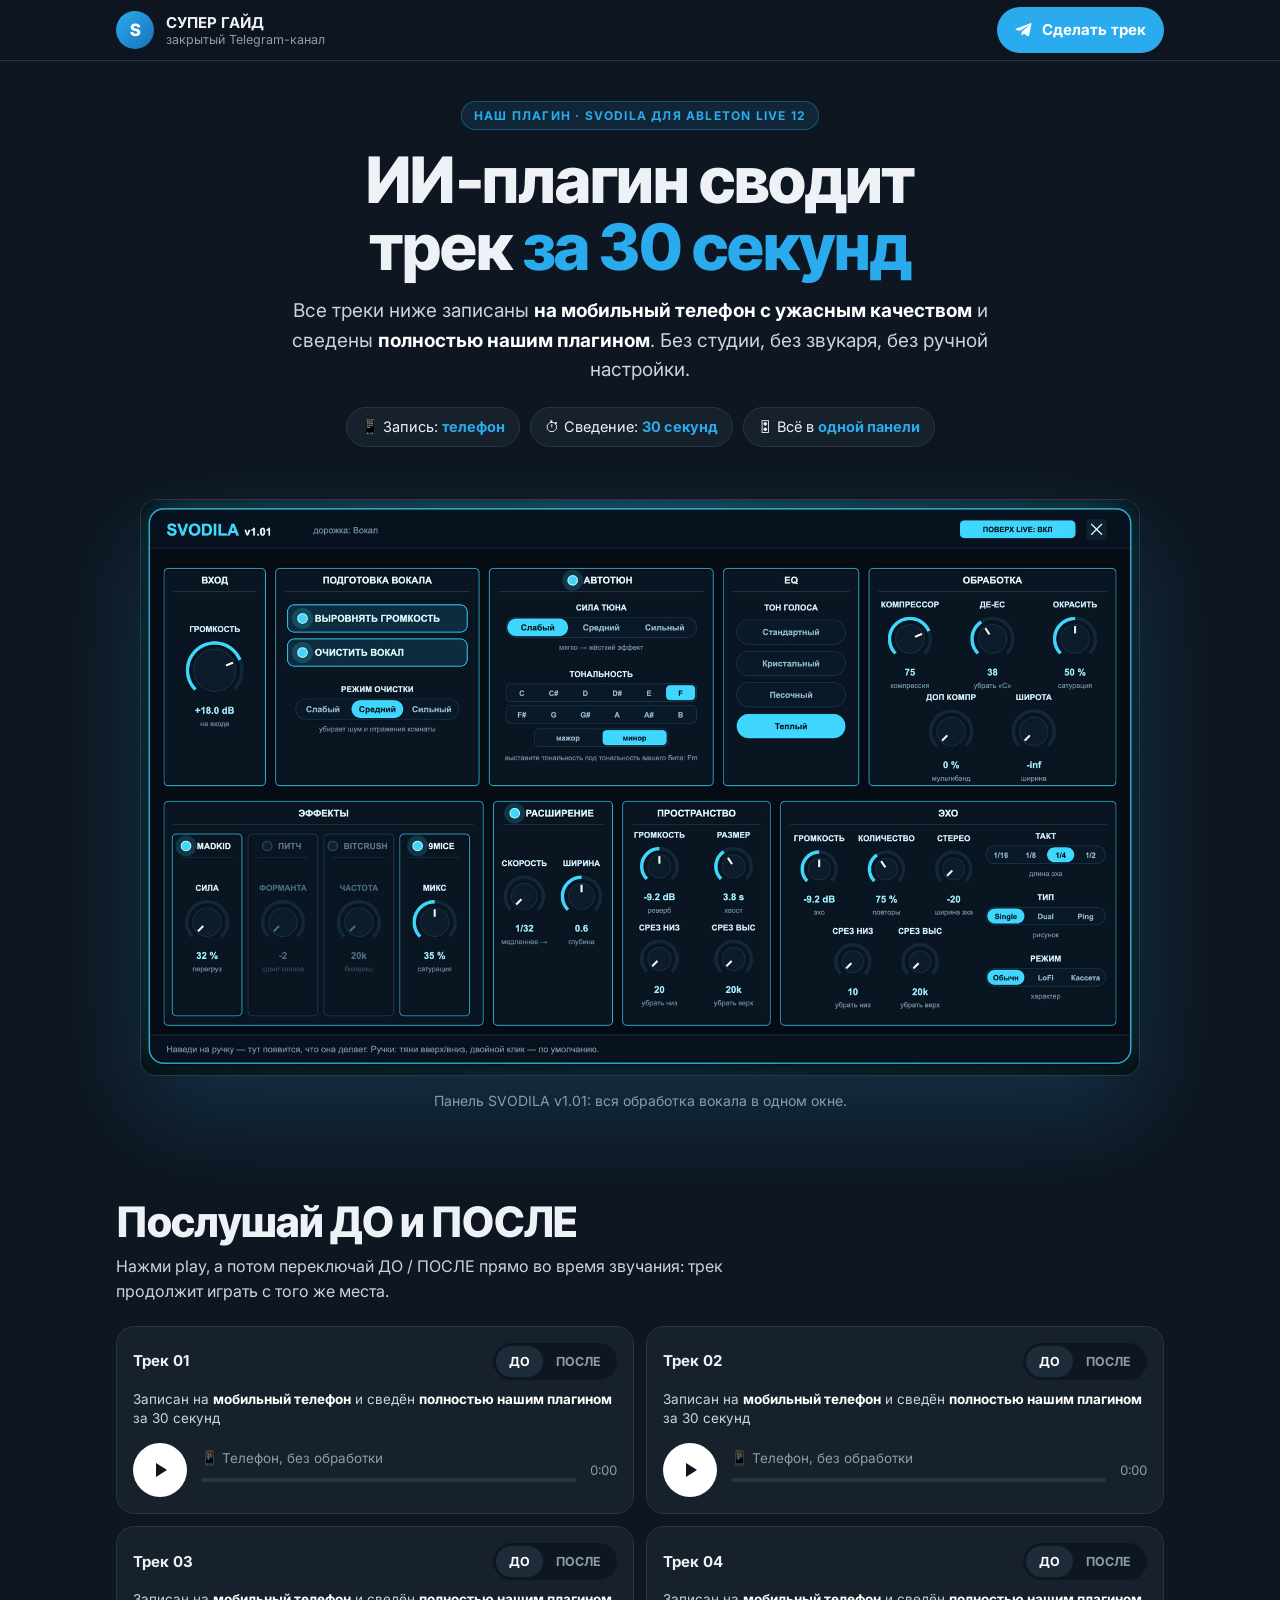
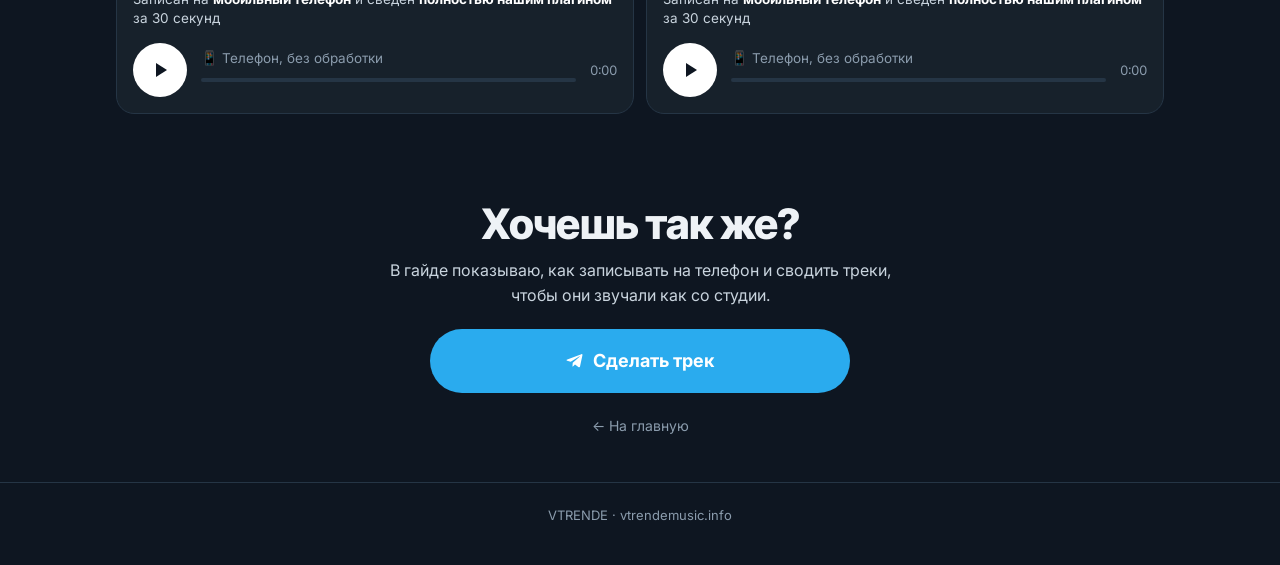
<file: plagin/index.html>
<!DOCTYPE html>
<html lang="ru">
<head>
<meta charset="UTF-8" />
<meta name="viewport" content="width=device-width, initial-scale=1.0, viewport-fit=cover" />
<title>SVODILA — плагин для сведения треков</title>
<meta name="description" content="Треки записаны на телефон с ужасным качеством и сведены полностью нашим ИИ‑плагином за 30 секунд. Послушай ДО и ПОСЛЕ." />
<link rel="canonical" href="https://vtrendemusic.info/plagin/" />
<meta property="og:title" content="SVODILA — сводит трек за 30 секунд" />
<meta property="og:description" content="Записано на телефон → сведено нашим ИИ‑плагином. Послушай ДО и ПОСЛЕ." />
<meta property="og:type" content="website" />
<meta property="og:url" content="https://vtrendemusic.info/plagin/" />
<meta property="og:image" content="https://vtrendemusic.info/og-super.png" />
<link rel="icon" type="image/png" sizes="64x64" href="../favicon.png" />
<link rel="apple-touch-icon" href="../apple-touch-icon.png" />
<link rel="preconnect" href="https://fonts.googleapis.com" />
<link rel="preconnect" href="https://fonts.gstatic.com" crossorigin />
<link href="https://fonts.googleapis.com/css2?family=Inter+Tight:wght@700;800;900&family=Inter:wght@400;500;600;700&family=JetBrains+Mono:wght@500;700&display=swap" rel="stylesheet" />
<style>
/* Как основной сайт: тёмный Telegram. Герой → панель плагина → примеры ДО/ПОСЛЕ → кнопка. */
:root{
  --bg:#0e1621; --panel:#17212b; --panel2:#1e2c3a; --line:#253545;
  --text:#eef2f6; --muted:#8b9cad; --tg:#2aabee; --tg2:#229ed9; --link:#6ab3f3;
  --money:#5ed36a; --hot:#ff5a5f; --r:18px;
  --dev:#0a0f15; --dev2:#121a23; --led:#2aabee;
}
*{box-sizing:border-box;margin:0;padding:0;-webkit-tap-highlight-color:transparent}
html{scroll-behavior:smooth;overflow-x:hidden;overflow-x:clip}
body{background:var(--bg);color:var(--text);font:16px/1.55 Inter,-apple-system,"Segoe UI",Roboto,sans-serif;-webkit-font-smoothing:antialiased;overflow-x:hidden;overflow-x:clip}
a{color:inherit;text-decoration:none}
.wrap{max-width:1080px;margin:0 auto;padding-left:max(16px,env(safe-area-inset-left,0px));padding-right:max(16px,env(safe-area-inset-right,0px))}
.display{font-family:"Inter Tight",Inter,sans-serif;font-weight:800;letter-spacing:-.02em;line-height:1.05;text-wrap:balance}

.top{position:sticky;top:0;z-index:30;background:rgba(14,22,33,.86);backdrop-filter:blur(14px);-webkit-backdrop-filter:blur(14px);border-bottom:1px solid var(--line)}
.top .wrap{display:flex;align-items:center;gap:12px;height:60px}
.ava{width:38px;height:38px;border-radius:50%;flex:none;display:grid;place-items:center;background:linear-gradient(135deg,#2aabee,#1c6fb8);font:800 17px "Inter Tight",sans-serif;color:#fff}
.chan{display:flex;flex-direction:column;line-height:1.2;min-width:0}
.chan b{font-weight:700;font-size:15px;white-space:nowrap}
.chan span{font-size:12.5px;color:var(--muted);white-space:nowrap}
.btn{white-space:nowrap;display:inline-flex;align-items:center;justify-content:center;gap:9px;background:var(--tg);color:#fff;font-weight:700;border-radius:999px;padding:11px 18px;font-size:15px;transition:transform .15s,background .15s}
.btn:hover{background:var(--tg2)}
.btn:active{transform:scale(.97)}
.btn svg{width:18px;height:18px}
.btn.big{padding:18px 28px;font-size:18px;width:100%;max-width:420px}
.top .btn{margin-left:auto}
@media(max-width:420px){.top .btn{padding:9px 14px;font-size:14px}.top .btn svg{display:none}}

section{padding:44px 0}
.hero{padding-top:40px;text-align:center}
.eyebrow{display:inline-block;font:700 12px Inter,sans-serif;letter-spacing:.1em;text-transform:uppercase;color:var(--tg);background:rgba(42,171,238,.1);border:1px solid rgba(42,171,238,.35);border-radius:999px;padding:6px 12px}
.hero h1{font-size:clamp(34px,8vw,64px);margin:16px auto 0;max-width:15ch}
.hero h1 em{font-style:normal;color:var(--tg)}
.hero .sub{margin:16px auto 0;max-width:58ch;color:#c9d4de;font-size:clamp(16px,2.4vw,19px)}
.hero .sub b{color:#fff}
.facts{display:flex;flex-wrap:wrap;justify-content:center;gap:10px;margin-top:22px}
.facts span{background:var(--panel);border:1px solid var(--line);border-radius:999px;padding:8px 14px;font-size:14.5px}
.facts b{color:var(--tg)}

/* ---------- панель плагина ---------- */
.shot{display:block;max-width:1000px;margin:0 auto;border-radius:16px;overflow:hidden;border:1px solid #2a3a4a;box-shadow:0 40px 100px rgba(42,171,238,.18)}
.shot img{display:block;width:100%;height:auto}
.dev-cap .m{display:none}
@media(max-width:700px){.dev-cap .m{display:inline}}
.dev-cap{text-align:center;color:var(--muted);font-size:14px;margin-top:14px}

/* ---------- до / после ---------- */
.h2{font-size:clamp(28px,5.4vw,42px)}
.lead{color:#c9d4de;margin-top:10px;max-width:62ch}
.ab-grid{display:grid;gap:12px;margin-top:22px}
@media(min-width:760px){.ab-grid{grid-template-columns:1fr 1fr}}
.ab{background:var(--panel);border:1px solid var(--line);border-radius:var(--r);padding:16px}
.ab-top{display:flex;align-items:center;justify-content:space-between;gap:10px}
.ab-top h3{font-size:15px}
.switch{display:flex;background:var(--bg);border-radius:999px;padding:3px}
.switch button{border:0;background:none;color:var(--muted);font:700 12.5px Inter,sans-serif;padding:8px 13px;border-radius:999px;cursor:pointer}
.switch button.on{background:var(--panel2);color:#fff}
.switch .sw-after.on{background:var(--tg);color:#fff}
.ab-note{margin-top:10px;font-size:13.5px;line-height:1.45;color:#c9d4de}
.ab-note b{color:#fff}
.ab-body{display:flex;align-items:center;gap:14px;margin-top:14px}
.ab-play{width:54px;height:54px;flex:none;border-radius:50%;border:0;background:#fff;display:grid;place-items:center;cursor:pointer}
.ab-play svg{width:24px;height:24px;fill:#0e1621}
.ab-mid{flex:1;min-width:0}
.ab-state{font-size:13.5px;color:var(--muted)}
.ab.after .ab-state{color:var(--link)}
.ab-bar{height:22px;display:flex;align-items:center;cursor:pointer}
.ab-bar-inner{height:4px;width:100%;background:var(--line);border-radius:2px;overflow:hidden}
.ab-fill{height:100%;width:0;background:var(--tg)}
.ab-time{font-size:13px;color:var(--muted);font-variant-numeric:tabular-nums}

.cta{text-align:center}
.cta p{color:#c9d4de;margin:12px auto 22px;max-width:52ch}
.back{display:inline-block;color:var(--muted);font-size:14px;margin-top:22px}
footer{border-top:1px solid var(--line);padding:22px 0 40px;color:var(--muted);font-size:13px;text-align:center}
@media (prefers-reduced-motion:reduce){*{transition:none!important;scroll-behavior:auto!important}}
</style>
</head>
<body>
<svg width="0" height="0" style="position:absolute" aria-hidden="true">
  <symbol id="tg" viewBox="0 0 24 24"><path fill="currentColor" d="M21.9 4.3 18.7 19.4c-.2 1.1-.9 1.3-1.8.8l-4.9-3.6-2.4 2.3c-.3.3-.5.5-1 .5l.4-5 9.1-8.2c.4-.4-.1-.6-.6-.2L6.3 13.1l-4.8-1.5c-1-.3-1.1-1 .2-1.5L20.5 2.9c.9-.3 1.6.2 1.4 1.4z"/></symbol>
  </svg>

<header class="top">
  <div class="wrap">
    <a href="/" class="ava" aria-label="На главную">S</a>
    <a href="/" class="chan"><b>СУПЕР ГАЙД</b><span>закрытый Telegram-канал</span></a>
    <a class="btn" href="https://t.me/vtrendevip_bot?start=plagin"><svg><use href="#tg"/></svg>Сделать трек</a>
  </div>
</header>

<section class="hero">
  <div class="wrap">
    <span class="eyebrow">Наш плагин · SVODILA для Ableton Live 12</span>
    <h1 class="display">ИИ‑плагин сводит трек <em>за&nbsp;30&nbsp;секунд</em></h1>
    <p class="sub">Все треки ниже записаны <b>на мобильный телефон с ужасным качеством</b> и сведены <b>полностью нашим плагином</b>. Без студии, без звукаря, без ручной настройки.</p>
    <div class="facts"><span>📱 Запись: <b>телефон</b></span><span>⏱ Сведение: <b>30 секунд</b></span><span>🎛 Всё в <b>одной панели</b></span></div>
  </div>
</section>

<section style="padding-top:8px">
  <div class="wrap">
    <a class="shot" href="svodila-panel.jpg" target="_blank" rel="noopener" aria-label="Открыть панель SVODILA крупно">
      <img src="svodila-panel.jpg" width="1760" height="1014" alt="Панель плагина SVODILA v1.01: вход, подготовка вокала, автотюн, EQ, обработка, эффекты, расширение, пространство, эхо" />
    </a>
    <p class="dev-cap">Панель SVODILA v1.01: вся обработка вокала в одном окне. <span class="m">Нажми на панель, чтобы открыть крупно.</span></p>
  </div>
</section>

<section id="examples">
  <div class="wrap">
    <h2 class="display h2">Послушай ДО и ПОСЛЕ</h2>
    <p class="lead">Нажми play, а потом переключай ДО / ПОСЛЕ прямо во время звучания: трек продолжит играть с того же места.</p>
    <div class="ab-grid" id="grid"></div>
  </div>
</section>

<section class="cta">
  <div class="wrap">
    <h2 class="display h2">Хочешь так же?</h2>
    <p>В гайде показываю, как записывать на телефон и сводить треки, чтобы они звучали как со студии.</p>
    <a class="btn big" href="https://t.me/vtrendevip_bot?start=plagin"><svg><use href="#tg"/></svg>Сделать трек</a>
    <div><a class="back" href="/">← На главную</a></div>
  </div>
</section>

<footer><div class="wrap">VTRENDE · <a href="/">vtrendemusic.info</a></div></footer>

<script>
// ---------- примеры ----------
const LB='📱 Телефон, без обработки', LA='🎛 SVODILA · 30 секунд';
const TRACKS=[['../5.mp3?v=2','../6.mp3'],['../7.mp3','../8.mp3'],['../1.mp3','../2.mp3'],['../4.mp3','../3.mp3']];
const grid=document.getElementById('grid');
TRACKS.forEach(([b,a],i)=>grid.insertAdjacentHTML('beforeend',`
  <div class="ab" data-before="${b}" data-after="${a}">
    <div class="ab-top"><h3>Трек 0${i+1}</h3>
      <div class="switch"><button class="sw-before on" type="button">ДО</button><button class="sw-after" type="button">ПОСЛЕ</button></div></div>
    <div class="ab-note">Записан на <b>мобильный телефон</b> и сведён <b>полностью нашим плагином</b> за 30 секунд</div>
    <div class="ab-body">
      <button class="ab-play" type="button" aria-label="Воспроизвести">
        <svg class="i-play" viewBox="0 0 24 24"><path d="M8 5v14l11-7z"/></svg>
        <svg class="i-pause" viewBox="0 0 24 24" style="display:none"><path d="M6 5h4v14H6zM14 5h4v14h-4z"/></svg></button>
      <div class="ab-mid"><div class="ab-state">${LB}</div>
        <div class="ab-bar"><div class="ab-bar-inner"><div class="ab-fill"></div></div></div></div>
      <div class="ab-time">0:00</div>
    </div>
  </div>`));

const units=[];
document.querySelectorAll('.ab').forEach(ab=>{
  const a={before:new Audio(ab.dataset.before),after:new Audio(ab.dataset.after)};
  a.before.preload='metadata';a.after.preload='metadata';
  let mode='before';
  const playBtn=ab.querySelector('.ab-play'),iPlay=ab.querySelector('.i-play'),iPause=ab.querySelector('.i-pause'),
        fill=ab.querySelector('.ab-fill'),bar=ab.querySelector('.ab-bar'),time=ab.querySelector('.ab-time'),
        state=ab.querySelector('.ab-state'),swB=ab.querySelector('.sw-before'),swA=ab.querySelector('.sw-after');
  const cur=()=>a[mode];
  const fmt=s=>isFinite(s)?Math.floor(s/60)+':'+String(Math.floor(s%60)).padStart(2,'0'):'0:00';
  const setIcons=p=>{iPlay.style.display=p?'none':'';iPause.style.display=p?'':'none'};
  const unit={pauseAll(){a.before.pause();a.after.pause();setIcons(false)}};
  units.push(unit);
  const tick=()=>{const c=cur();fill.style.width=(c.currentTime/c.duration*100||0)+'%';time.textContent=fmt(c.currentTime)};
  [a.before,a.after].forEach(x=>{
    x.addEventListener('timeupdate',()=>{if(x===cur())tick()});
    x.addEventListener('ended',()=>{if(x===cur()){setIcons(false);fill.style.width='0%'}});
  });
  playBtn.addEventListener('click',()=>{
    const c=cur();
    if(c.paused){
      units.forEach(u=>{if(u!==unit)u.pauseAll()});c.play();setIcons(true);
      const o=c===a.before?a.after:a.before;if(o.readyState===0){o.preload='auto';o.load()}
    }else{c.pause();setIcons(false)}
  });
  bar.addEventListener('click',e=>{const r=bar.getBoundingClientRect(),c=cur();if(isFinite(c.duration)){c.currentTime=(e.clientX-r.left)/r.width*c.duration;tick()}});
  function switchTo(m){
    if(m===mode)return;
    const from=cur(),was=!from.paused,pos=from.currentTime,ratio=from.duration?pos/from.duration:0;
    from.pause();mode=m;const to=cur();
    const target=()=>isFinite(to.duration)&&isFinite(from.duration)&&Math.abs(to.duration-from.duration)>0.5?ratio*to.duration:pos;
    const seek=()=>{try{to.currentTime=target()}catch(e){}tick()};
    if(to.readyState>=1)seek();else{to.addEventListener('loadedmetadata',seek,{once:true});if(to.readyState===0)to.load()}
    if(was){
      setIcons(true);
      const p=to.play();
      to.addEventListener('playing',()=>{if(Math.abs(to.currentTime-target())>0.3)seek()},{once:true});
      if(p&&p.catch)p.catch(()=>setIcons(false));
    }
    swB.classList.toggle('on',m==='before');swA.classList.toggle('on',m==='after');
    ab.classList.toggle('after',m==='after');
    state.textContent=m==='before'?LB:LA;
  }
  swB.addEventListener('click',()=>switchTo('before'));
  swA.addEventListener('click',()=>switchTo('after'));
});
</script>
</body>
</html>
</file>
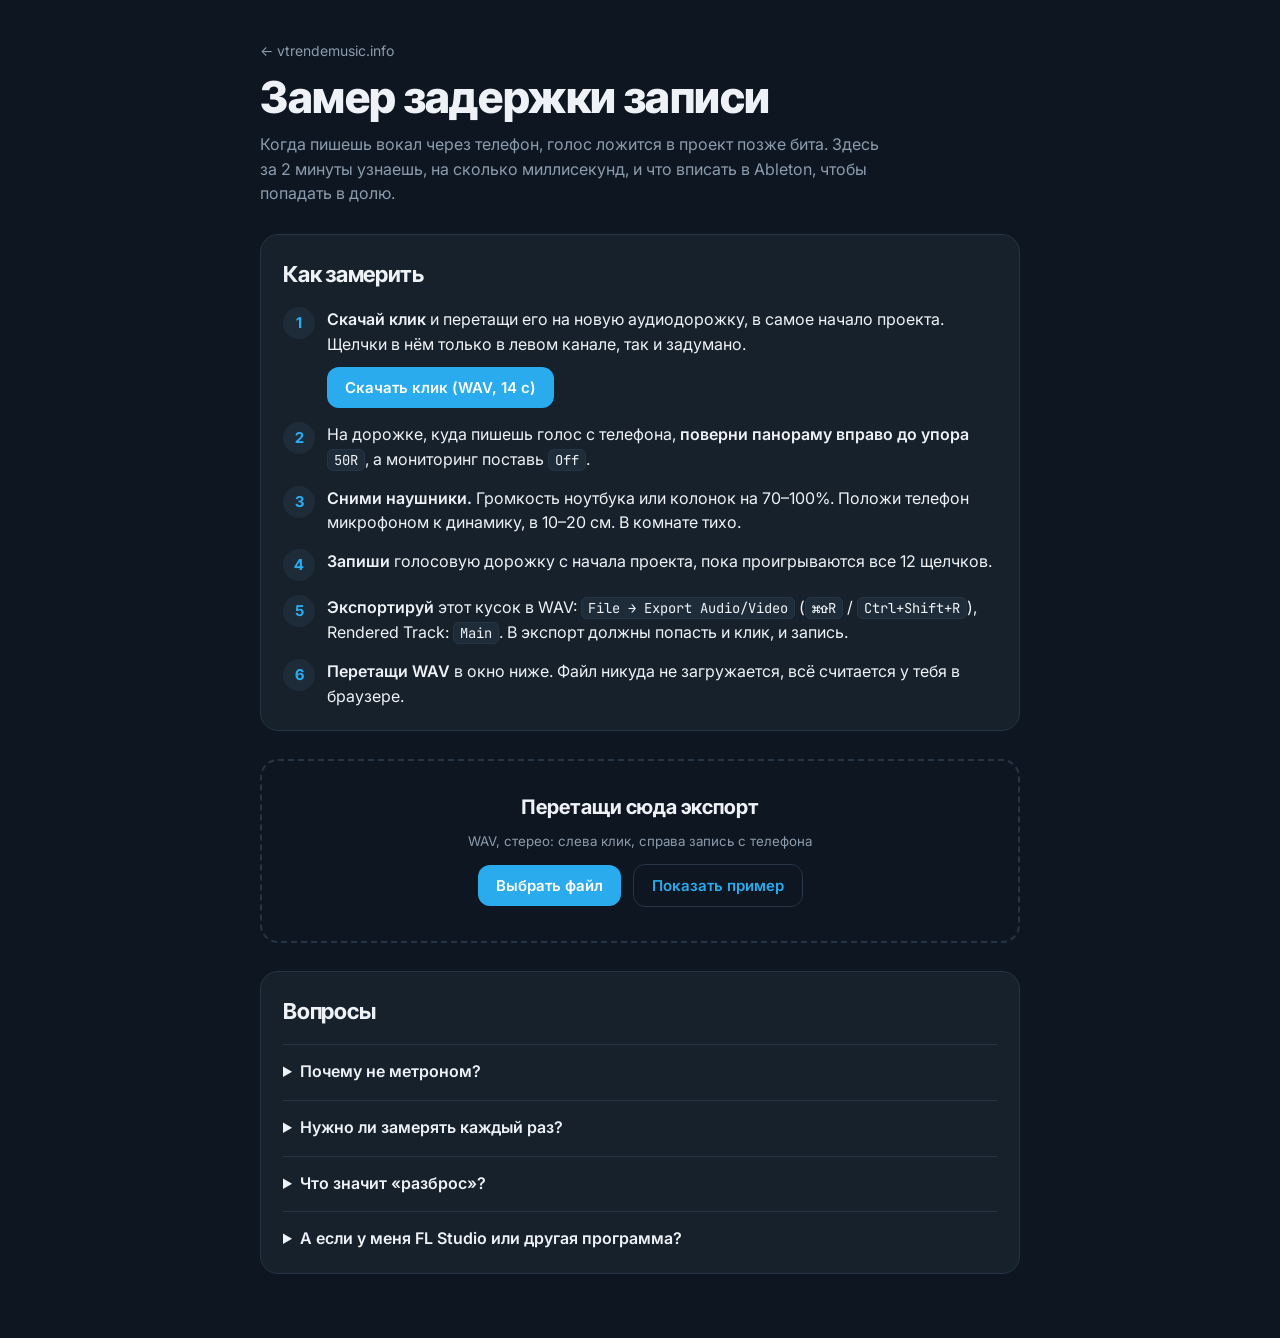
<file: zaderzhka/index.html>
<!doctype html>
<html lang="ru">
<head>
<meta charset="utf-8" />
<meta name="viewport" content="width=device-width, initial-scale=1" />
<title>Замер задержки записи</title>
<meta name="description" content="Узнай, на сколько миллисекунд опаздывает запись вокала через телефон, и как это исправить в Ableton." />
<link rel="icon" href="../favicon.png" />
<link rel="preconnect" href="https://fonts.googleapis.com" />
<link rel="preconnect" href="https://fonts.gstatic.com" crossorigin />
<link href="https://fonts.googleapis.com/css2?family=Inter+Tight:wght@700;800&family=Inter:wght@400;500;600&family=JetBrains+Mono:wght@500&display=swap" rel="stylesheet" />
<style>
/* Один столбец-инструкция: шаги → бросить файл → результат с осциллограммой. Цвета — как на основном сайте. */
:root{
  --bg:#0e1621; --panel:#17212b; --panel2:#1e2c3a; --line:#253545;
  --text:#eef2f6; --muted:#8b9cad; --tg:#2aabee; --rec:#5ed36a; --warn:#ffb648; --hot:#ff5a5f;
  --display:"Inter Tight", "Inter", system-ui, sans-serif;
  --body:"Inter", system-ui, -apple-system, "Segoe UI", sans-serif;
  --mono:"JetBrains Mono", ui-monospace, Menlo, Consolas, monospace;
  --r:18px;
  color-scheme:dark;
}
*{box-sizing:border-box}
html,body{margin:0;background:var(--bg);color:var(--text)}
body{font:16px/1.55 var(--body);padding-left:max(16px, env(safe-area-inset-left,0px));padding-right:max(16px, env(safe-area-inset-right,0px));padding-block:40px 64px}
.wrap{max-width:760px;margin:0 auto;display:flex;flex-direction:column;gap:28px}
h1,h2{font-family:var(--display);letter-spacing:-.01em;text-wrap:balance;margin:0}
h1{font-size:clamp(30px,6vw,44px);line-height:1.05;font-weight:800}
h2{font-size:22px;font-weight:700}
p{margin:0}
.lead{color:var(--muted);max-width:62ch}
a{color:var(--tg)}
.card{background:var(--panel);border:1px solid var(--line);border-radius:var(--r);padding:22px;display:flex;flex-direction:column;gap:16px}
ol.steps{margin:0;padding:0;list-style:none;display:flex;flex-direction:column;gap:14px;counter-reset:s}
ol.steps li{display:grid;grid-template-columns:32px 1fr;gap:12px;counter-increment:s}
ol.steps li::before{content:counter(s);width:32px;height:32px;border-radius:50%;background:var(--panel2);color:var(--tg);font:700 15px/32px var(--display);text-align:center}
ol.steps b{font-weight:600}
.k{font-family:var(--mono);font-size:.86em;background:var(--panel2);border:1px solid var(--line);border-radius:6px;padding:1px 6px;white-space:nowrap}
.btn{display:inline-flex;align-items:center;gap:8px;background:var(--tg);color:#fff;border:0;border-radius:12px;padding:11px 18px;font:600 15px var(--body);cursor:pointer;text-decoration:none;width:fit-content}
.btn.ghost{background:transparent;color:var(--tg);border:1px solid var(--line)}
.btn:focus-visible,.drop:focus-visible{outline:2px solid var(--tg);outline-offset:3px}
.drop{border:2px dashed var(--line);border-radius:var(--r);padding:34px 20px;text-align:center;display:flex;flex-direction:column;align-items:center;gap:12px;cursor:pointer;transition:border-color .15s,background .15s}
.drop.over{border-color:var(--tg);background:rgba(42,171,238,.06)}
.drop .big{font:700 20px var(--display)}
.drop small{color:var(--muted)}
.row{display:flex;flex-wrap:wrap;gap:12px;align-items:center}
#result[hidden]{display:none}
.tag{font:600 12px var(--body);letter-spacing:.06em;text-transform:uppercase;color:var(--muted)}
.tag.demo{color:var(--warn)}
.num{font:800 clamp(48px,12vw,76px)/1 var(--display);font-variant-numeric:tabular-nums;letter-spacing:-.02em}
.num small{font-size:.4em;font-weight:700;color:var(--muted);margin-left:6px}
.verdict{font-size:18px}
.pill{display:inline-block;border-radius:999px;padding:3px 10px;font:600 13px var(--body)}
.pill.ok{background:rgba(94,211,106,.14);color:var(--rec)}
.pill.warn{background:rgba(255,182,72,.14);color:var(--warn)}
.pill.bad{background:rgba(255,90,95,.14);color:var(--hot)}
canvas{width:100%;height:auto;display:block;border-radius:12px;background:var(--bg);border:1px solid var(--line)}
.legend{display:flex;gap:18px;flex-wrap:wrap;color:var(--muted);font-size:14px}
.legend i{display:inline-block;width:12px;height:3px;border-radius:2px;margin-right:6px;vertical-align:middle}
.fix{display:flex;flex-direction:column;gap:12px}
.fix h3{margin:0;font:700 17px var(--display)}
.note{color:var(--muted);font-size:14px}
.alert{border-left:3px solid var(--warn);padding:10px 14px;background:rgba(255,182,72,.07);border-radius:0 10px 10px 0}
.alert.bad{border-color:var(--hot);background:rgba(255,90,95,.07)}
.copy{font-family:var(--mono);font-size:15px;background:var(--panel2);border:1px solid var(--line);color:var(--text);border-radius:8px;padding:4px 10px;cursor:pointer}
details{border-top:1px solid var(--line);padding-top:14px}
summary{cursor:pointer;font-weight:600}
details p{margin-top:10px;color:var(--muted)}
@media (prefers-reduced-motion:reduce){*{transition:none!important}}
</style>
</head>
<body>
<main class="wrap">
  <header style="display:flex;flex-direction:column;gap:12px">
    <a href="/" style="font-size:14px;color:var(--muted);text-decoration:none">← vtrendemusic.info</a>
    <h1>Замер задержки записи</h1>
    <p class="lead">Когда пишешь вокал через телефон, голос ложится в проект позже бита. Здесь за 2 минуты узнаешь, на сколько миллисекунд, и что вписать в Ableton, чтобы попадать в долю.</p>
  </header>

  <section class="card" aria-labelledby="h-steps">
    <h2 id="h-steps">Как замерить</h2>
    <ol class="steps">
      <li><div><b>Скачай клик</b> и перетащи его на новую аудиодорожку, в самое начало проекта. Щелчки в нём только в левом канале, так и задумано.<div class="row" style="margin-top:10px"><a class="btn" href="vtrende-click.wav" download>Скачать клик (WAV, 14 с)</a></div></div></li>
      <li><div>На дорожке, куда пишешь голос с телефона, <b>поверни панораму вправо до упора</b> <span class="k">50R</span>, а мониторинг поставь <span class="k">Off</span>.</div></li>
      <li><div><b>Сними наушники.</b> Громкость ноутбука или колонок на 70–100%. Положи телефон микрофоном к динамику, в 10–20 см. В комнате тихо.</div></li>
      <li><div><b>Запиши</b> голосовую дорожку с начала проекта, пока проигрываются все 12 щелчков.</div></li>
      <li><div><b>Экспортируй</b> этот кусок в WAV: <span class="k">File → Export Audio/Video</span> (<span class="k">⌘⇧R</span> / <span class="k">Ctrl+Shift+R</span>), Rendered Track: <span class="k">Main</span>. В экспорт должны попасть и клик, и запись.</div></li>
      <li><div><b>Перетащи WAV</b> в окно ниже. Файл никуда не загружается, всё считается у тебя в браузере.</div></li>
    </ol>
  </section>

  <section class="drop" id="drop" tabindex="0" role="button" aria-label="Выбрать WAV-файл">
    <div class="big">Перетащи сюда экспорт</div>
    <small>WAV, стерео: слева клик, справа запись с телефона</small>
    <div class="row" style="justify-content:center">
      <span class="btn">Выбрать файл</span>
      <button class="btn ghost" id="demo" type="button">Показать пример</button>
    </div>
    <input type="file" id="file" accept="audio/*,.wav,.aif,.aiff" hidden />
  </section>

  <section class="card" id="result" hidden aria-live="polite">
    <div class="tag" id="r-tag">Результат</div>
    <div class="num" id="r-num">—</div>
    <p class="verdict" id="r-verdict"></p>
    <div id="r-alerts" class="fix"></div>
    <canvas id="wave" width="1400" height="420" aria-label="Осциллограмма: клик и запись"></canvas>
    <div class="legend"><span><i style="background:var(--tg)"></i>клик из проекта</span><span><i style="background:var(--rec)"></i>что записал телефон</span></div>
    <div id="r-fix" class="fix"></div>
  </section>

  <section class="card" aria-labelledby="h-faq">
    <h2 id="h-faq">Вопросы</h2>
    <details><summary>Почему не метроном?</summary><p>Метроном не попадает в экспорт, и при записи его почти не слышно. Клик-файл играет из проекта, телефон его слышит, и в одном экспорте оказываются оба: оригинал слева, запись справа. Страница сравнивает их по каждому щелчку.</p></details>
    <details><summary>Нужно ли замерять каждый раз?</summary><p>Нет. Один раз для своей связки: телефон, способ подключения, звуковые настройки. Поменял кабель на Wi‑Fi, буфер или приложение — замерь заново.</p></details>
    <details><summary>Что значит «разброс»?</summary><p>Насколько отличается задержка между щелчками. До ±3 мс — норма. Больше ±10 мс — задержка «плавает», её не исправить одним числом. Чаще всего помогает подключение телефона кабелем вместо Wi‑Fi.</p></details>
    <details><summary>А если у меня FL Studio или другая программа?</summary><p>Замер работает в любой программе: клик в начало, запись панорамой вправо, экспорт. Исправление — сдвинуть записанный вокал раньше на полученное число миллисекунд или вписать его в настройку смещения записи (recording offset) своей программы.</p></details>
  </section>
</main>

<script>
const $ = s => document.querySelector(s);
const drop = $('#drop'), fileIn = $('#file');
let lastLat = null;

drop.addEventListener('click', e => { if (e.target.id !== 'demo') fileIn.click(); });
drop.addEventListener('keydown', e => { if (e.key === 'Enter' || e.key === ' ') { e.preventDefault(); fileIn.click(); } });
['dragenter','dragover'].forEach(t => drop.addEventListener(t, e => { e.preventDefault(); drop.classList.add('over'); }));
['dragleave','drop'].forEach(t => drop.addEventListener(t, e => { e.preventDefault(); drop.classList.remove('over'); }));
drop.addEventListener('drop', e => { const f = e.dataTransfer.files[0]; if (f) load(f); });
fileIn.addEventListener('change', () => { if (fileIn.files[0]) load(fileIn.files[0]); fileIn.value = ''; });
$('#demo').addEventListener('click', e => { e.stopPropagation(); show(analyze(makeDemo()), true); });

async function load(f) {
  try {
    const ctx = new (window.AudioContext || window.webkitAudioContext)();
    const buf = await ctx.decodeAudioData(await f.arrayBuffer());
    ctx.close && ctx.close();
    show(analyze({ sr: buf.sampleRate, ch: [...Array(buf.numberOfChannels)].map((_, i) => buf.getChannelData(i)) }), false, f.name);
  } catch (err) {
    showError(err.userText || 'Не получилось открыть файл. Нужен WAV или AIFF из экспорта программы.');
  }
}

function fail(text) { const e = new Error(text); e.userText = text; throw e; }

// ---------- анализ ----------
function analyze({ sr, ch }) {
  if (ch.length < 2) fail('Файл моно. Экспортируй в стерео: клик должен быть слева, запись справа.');
  const L = ch[0], R = ch[1], n = L.length;

  let peakL = 0; for (let i = 0; i < n; i++) { const a = Math.abs(L[i]); if (a > peakL) peakL = a; }
  if (peakL < 0.01) fail('В левом канале тишина: клик не попал в экспорт. Проверь, что дорожка с кликом включена.');

  // щелчки в левом канале
  const thrL = peakL * 0.3, gap = Math.round(sr * 0.4), onsets = [];
  for (let i = 0; i < n; i++) if (Math.abs(L[i]) > thrL) { onsets.push(i); i += gap; }
  if (onsets.length < 4) fail('Нашлось слишком мало щелчков. Экспортируй весь кусок с 12 щелчками.');

  // запись: подчёркиваем резкие атаки (первая разность), огибающая = RMS в окне ±0.25 мс
  const sq = new Float64Array(n + 1);
  for (let i = 1; i < n; i++) { const d = R[i] - R[i - 1]; sq[i + 1] = sq[i] + d * d; }
  const h = Math.max(2, Math.round(sr * 0.00025)), env = new Float32Array(n);
  for (let i = 0; i < n; i++) { const a = Math.max(0, i - h), b = Math.min(n, i + h + 1); env[i] = Math.sqrt((sq[b] - sq[a]) / (b - a)); }
  let peakR = 0; for (let i = 0; i < n; i++) if (env[i] > peakR) peakR = env[i];
  if (peakR < 1e-4) fail('В правом канале тишина. Поверни дорожку с записью вправо до упора и проверь, что запись есть.');

  // не утекла ли запись в левый канал (панорама не до упора)
  let leak = false;
  for (const o of onsets) {
    let m = 0;
    for (let i = o + Math.round(sr * 0.03); i < Math.min(n, o + Math.round(sr * 0.7)); i++) { const a = Math.abs(L[i]); if (a > m) m = a; }
    if (m > peakL * 0.12) { leak = true; break; }
  }

  const pre = Math.round(sr * 0.3), post = Math.round(sr * 0.7), clicks = [];
  for (const o of onsets) {
    const a = Math.max(1, o - pre), b = Math.min(n, o + post);
    let P = 0, pos = a;
    for (let i = a; i < b; i++) if (env[i] > P) { P = env[i]; pos = i; }
    const sorted = Array.from(env.subarray(a, b)).sort((x, y) => x - y);
    const noise = sorted[Math.floor(sorted.length * 0.9)] + 1e-9;
    if (P < noise * 4) { clicks.push({ o, ok: false }); continue; }
    // от пика назад, пока огибающая выше порога: так находим начало атаки, а не случайный всплеск шума
    const thr = noise + 0.2 * (P - noise);
    let on = pos;
    while (on > a && env[on - 1] > thr) on--;
    clicks.push({ o, r: on, ok: true, lat: (on - o) / sr * 1000, snr: P / noise });
  }

  const good = clicks.filter(c => c.ok);
  if (good.length < 4) fail('Телефон почти не услышал щелчки. Сделай громче и положи телефон ближе к динамику.');
  const med = median(good.map(c => c.lat));
  const kept = good.filter(c => Math.abs(c.lat - med) <= 8);
  const lats = kept.map(c => c.lat);
  const lat = median(lats);
  const spread = (Math.max(...lats) - Math.min(...lats)) / 2;
  const all = good.map(c => c.lat);
  const allSpread = (Math.max(...all) - Math.min(...all)) / 2;
  return { sr, L, R, clicks, lat, spread, allSpread, heard: good.length, total: clicks.length, kept: kept.length, leak };
}

function median(a) { const s = [...a].sort((x, y) => x - y), m = s.length >> 1; return s.length % 2 ? s[m] : (s[m - 1] + s[m]) / 2; }

// ---------- вывод ----------
function show(res, demo, name) {
  const el = $('#result'); el.hidden = false;
  $('#r-tag').textContent = demo ? 'Пример (не твои данные)' : 'Результат' + (name ? ' · ' + name : '');
  $('#r-tag').className = 'tag' + (demo ? ' demo' : '');
  const L = Math.round(res.lat), ms = Math.abs(L);
  $('#r-num').innerHTML = (L > 0 ? '+' : L < 0 ? '−' : '') + ms + '<small>мс</small>';

  const sp = res.allSpread;
  const stab = sp <= 3 ? '<span class="pill ok">стабильно ±' + sp.toFixed(1) + ' мс</span>'
             : sp <= 10 ? '<span class="pill warn">небольшой разброс ±' + sp.toFixed(1) + ' мс</span>'
             : '<span class="pill bad">плавает ±' + sp.toFixed(0) + ' мс</span>';
  $('#r-verdict').innerHTML = (Math.abs(res.lat) < 2 ? 'Запись попадает ровно.'
    : res.lat > 0 ? 'Запись опаздывает на ' + ms + ' мс.' : 'Запись спешит на ' + ms + ' мс.')
    + ' ' + stab + ' <span class="note">· услышано щелчков: ' + res.heard + ' из ' + res.total + '</span>';

  const alerts = [];
  if (res.leak) alerts.push(['bad', 'Запись слышна и в левом канале. Поверни дорожку с голосом вправо до упора (50R) и экспортируй заново, иначе цифра может быть неверной.']);
  if (sp > 10) alerts.push(['bad', 'Задержка плавает между щелчками. Одним числом её не исправить. Подключи телефон кабелем вместо Wi‑Fi, закрой лишние программы и повтори замер.']);
  if (res.heard < res.total * 0.75) alerts.push(['', 'Часть щелчков телефон не услышал. Для точности сделай громче или поднеси телефон ближе.']);
  $('#r-alerts').innerHTML = alerts.map(([c, t]) => '<div class="alert ' + c + '">' + t + '</div>').join('');

  lastLat = L;
  const fix = $('#r-fix');
  if (Math.abs(res.lat) < 2) {
    fix.innerHTML = '<h3>Ничего делать не нужно</h3><p class="note">Расхождение меньше 2 мс, на слух его нет.</p>';
  } else {
    fix.innerHTML =
      '<h3>Как исправить в Ableton</h3>' +
      '<ol class="steps">' +
      '<li><div>Открой <span class="k">Settings → Audio</span> (<span class="k">⌘,</span> / <span class="k">Ctrl+,</span>) и в поле <b>Driver Error Compensation</b> впиши <button class="copy" id="cp">' + L + '</button> мс.</div></li>' +
      '<li><div>Пиши вокал с мониторингом <span class="k">Off</span>: только в этом режиме Ableton применяет поправку.</div></li>' +
      '<li><div><b>Проверь:</b> повтори замер. Должно выйти около 0 (±3 мс). Если вышло примерно ' + (2 * L) + ' мс, впиши ' + (-L) + ' вместо ' + L + '.</div></li>' +
      '</ol>' +
      '<p class="note">Другой способ, если пишешь с мониторингом In/Auto: включи у дорожки с голосом Track Delay и поставь ' + (-L) + ' мс. Он действует только в этом проекте, поэтому удобно сохранить его в шаблон.</p>';
    const cp = $('#cp');
    cp.addEventListener('click', () => { navigator.clipboard && navigator.clipboard.writeText(String(L)).then(() => { cp.textContent = 'скопировано'; setTimeout(() => cp.textContent = L, 1200); }).catch(() => {}); });
  }
  draw(res);
  el.scrollIntoView({ behavior: matchMedia('(prefers-reduced-motion: reduce)').matches ? 'auto' : 'smooth', block: 'start' });
}

function showError(text) {
  const el = $('#result'); el.hidden = false;
  $('#r-tag').textContent = 'Не получилось'; $('#r-tag').className = 'tag';
  $('#r-num').textContent = '—';
  $('#r-verdict').textContent = '';
  $('#r-alerts').innerHTML = '<div class="alert bad">' + text + '</div>';
  $('#r-fix').innerHTML = '';
  const c = $('#wave'); c.getContext('2d').clearRect(0, 0, c.width, c.height);
}

// осциллограмма самого чистого щелчка: клик сверху, запись снизу
function draw(res) {
  const c = $('#wave'), g = c.getContext('2d'), W = c.width, H = c.height;
  const css = getComputedStyle(document.documentElement);
  const col = k => css.getPropertyValue(k).trim();
  g.clearRect(0, 0, W, H);
  const best = res.clicks.filter(k => k.ok).sort((a, b) => b.snr - a.snr)[0];
  if (!best) return;
  const sr = res.sr, latS = best.r - best.o;
  const from = best.o + Math.min(0, latS) - Math.round(sr * 0.02);
  const to = best.o + Math.max(0, latS) + Math.round(sr * 0.05);
  const span = to - from, padL = 20, padR = 20, laneH = (H - 90) / 2;
  const x = i => padL + (i - from) / span * (W - padL - padR);

  function lane(sig, y0, color) {
    let m = 1e-9; for (let i = from; i < to; i++) m = Math.max(m, Math.abs(sig[i] || 0));
    g.strokeStyle = col('--line'); g.lineWidth = 1;
    g.beginPath(); g.moveTo(padL, y0); g.lineTo(W - padR, y0); g.stroke();
    g.strokeStyle = color; g.lineWidth = 2; g.beginPath();
    const step = Math.max(1, Math.floor(span / (W * 2)));
    for (let i = from; i < to; i += step) {
      let lo = 0, hi = 0;
      for (let j = i; j < i + step && j < to; j++) { const v = sig[j] || 0; if (v < lo) lo = v; if (v > hi) hi = v; }
      g.moveTo(x(i), y0 - hi / m * laneH * 0.45); g.lineTo(x(i), y0 - lo / m * laneH * 0.45);
    }
    g.stroke();
  }
  const y1 = 20 + laneH / 2, y2 = 40 + laneH * 1.5;
  lane(res.L, y1, col('--tg'));
  lane(res.R, y2, col('--rec'));

  // метки начала и стрелка задержки
  g.setLineDash([6, 6]); g.strokeStyle = col('--muted'); g.lineWidth = 1.5;
  [[best.o, y1], [best.r, y2]].forEach(([i]) => { g.beginPath(); g.moveTo(x(i), 10); g.lineTo(x(i), H - 50); g.stroke(); });
  g.setLineDash([]);
  const ya = H - 30, xa = x(best.o), xb = x(best.r);
  g.strokeStyle = col('--text'); g.fillStyle = col('--text'); g.lineWidth = 2;
  g.beginPath(); g.moveTo(xa, ya); g.lineTo(xb, ya); g.stroke();
  const dir = Math.sign(xb - xa) || 1;
  g.beginPath(); g.moveTo(xb, ya); g.lineTo(xb - dir * 12, ya - 7); g.lineTo(xb - dir * 12, ya + 7); g.closePath(); g.fill();
  g.font = '600 26px Inter, system-ui, sans-serif'; g.textBaseline = 'bottom';
  const label = Math.round(best.lat) + ' мс';
  const tw = g.measureText(label).width;
  g.fillText(label, Math.min(Math.max((xa + xb) / 2 - tw / 2, padL), W - padR - tw), ya - 8);
}

// пример: запись = клик, приглушённый «динамиком», с задержкой ~137 мс, лёгким дрожанием и шумом
function makeDemo() {
  const sr = 48000, n = sr * 14, L = new Float32Array(n), R = new Float32Array(n);
  let seed = 7; const rnd = () => (seed = (seed * 16807) % 2147483647) / 2147483647;
  for (let k = 0; k < 12; k++) {
    const s = sr * (1 + k);
    for (let i = 0; i < sr * 0.012; i++) {
      const t = i / sr, e = Math.exp(-t / 0.003);
      L[s + i] = 0.9 * e * (0.6 * Math.sin(2 * Math.PI * 2500 * t) + 0.35 * Math.sin(2 * Math.PI * 1200 * t));
    }
    const d = s + Math.round(sr * (0.137 + (rnd() - 0.5) * 0.002));
    let y = 0;
    for (let i = 0; i < sr * 0.06; i++) { y += 0.35 * ((L[s + i] || 0) - y); R[d + i] += 0.5 * y + (i > 200 ? 0.15 * (L[s + i - 200] || 0) : 0); }
  }
  for (let i = 0; i < n; i++) R[i] += (rnd() - 0.5) * 0.004;
  return { sr, ch: [L, R] };
}
</script>
</body>
</html>
</file>
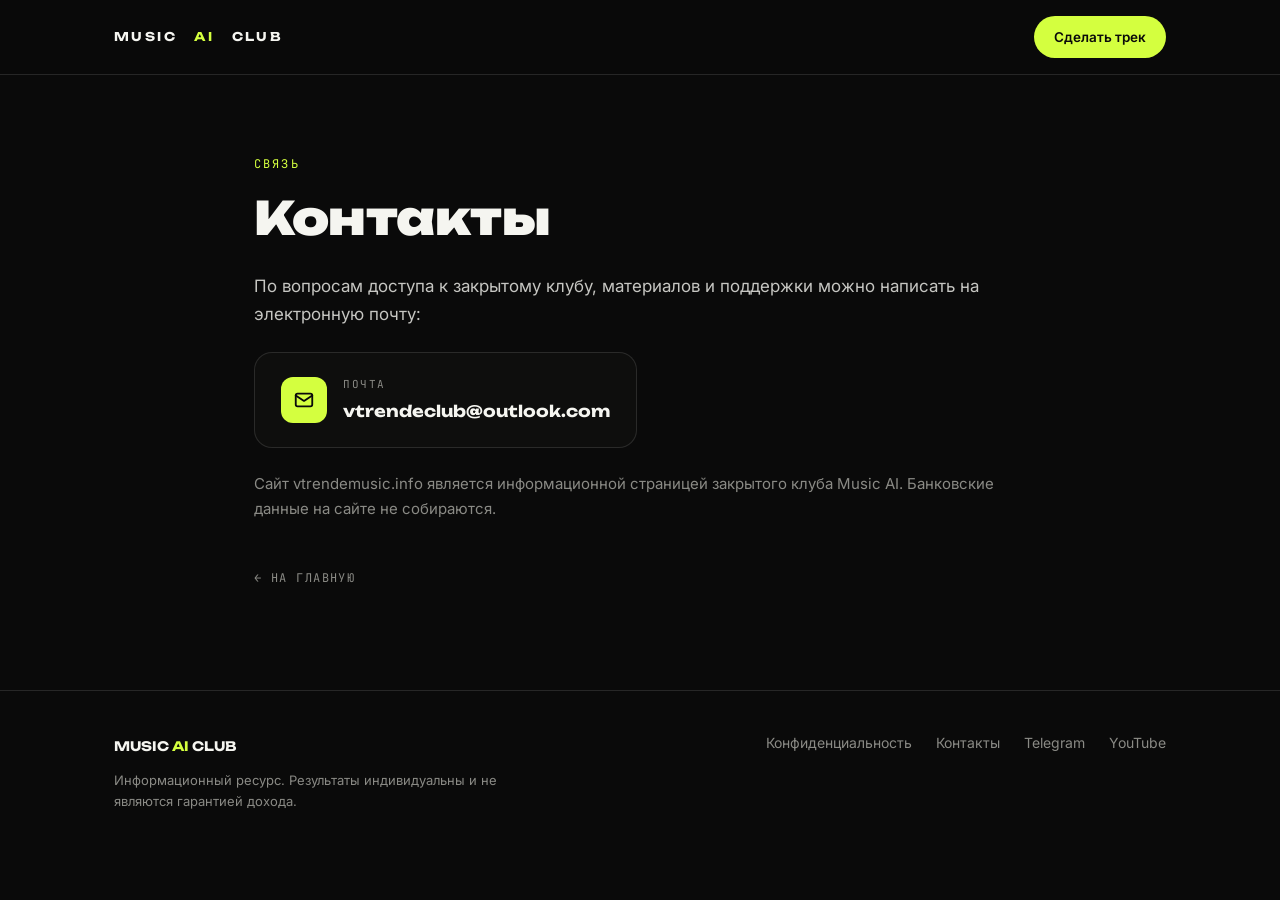
<file: contacts.html>
<!doctype html>
<html lang="ru">
<head>
<meta charset="UTF-8" />
<meta name="viewport" content="width=device-width, initial-scale=1.0" />
<meta name="robots" content="noindex, follow" />
<title>Контакты | Закрытый клуб Music AI</title>
<link rel="icon" type="image/svg+xml" href="./logo.svg" />
<link rel="icon" type="image/png" sizes="64x64" href="./favicon.png" />
<link rel="apple-touch-icon" href="./apple-touch-icon.png" />
<link rel="preconnect" href="https://fonts.googleapis.com" />
<link rel="preconnect" href="https://fonts.gstatic.com" crossorigin />
<link href="https://fonts.googleapis.com/css2?family=Unbounded:wght@500;700;900&family=Inter:wght@400;500;600&family=JetBrains+Mono:wght@500&display=swap" rel="stylesheet" />
<style>
:root{
  --bg:#0a0a0a;--ink:#f5f5f0;--mut:#8a8a85;--line:rgba(245,245,240,.12);
  --acid:#d4ff3f;--head:'Unbounded',sans-serif;--body:'Inter',sans-serif;--mono:'JetBrains Mono',monospace;
}
*{margin:0;padding:0;box-sizing:border-box}
body{background:var(--bg);color:var(--ink);font-family:var(--body);font-size:17px;line-height:1.65;-webkit-font-smoothing:antialiased}
::selection{background:var(--acid);color:#0a0a0a}
a{color:var(--acid);text-decoration:none}
a:hover{text-decoration:underline}
img{display:block;max-width:100%}
.wrap{max-width:820px;margin:0 auto;padding:0 24px}
.mono{font-family:var(--mono);font-size:12px;letter-spacing:.18em;text-transform:uppercase;color:var(--acid)}

header{border-bottom:1px solid var(--line);background:rgba(10,10,10,.75);backdrop-filter:blur(16px);-webkit-backdrop-filter:blur(16px);position:sticky;top:0;z-index:10}
.h-in{max-width:1100px;margin:0 auto;padding:16px 24px;display:flex;align-items:center;justify-content:space-between}
.logo{display:flex;align-items:center;gap:12px;font-family:var(--head);font-weight:700;font-size:12px;letter-spacing:.2em;color:var(--ink)}
.logo img{width:34px;height:34px;border-radius:50%;object-fit:cover}
.logo b{color:var(--acid)}
.btn{display:inline-flex;align-items:center;gap:8px;font-weight:600;font-size:13.5px;padding:10px 20px;border-radius:999px;background:var(--acid);color:#0a0a0a;transition:transform .18s}
.btn:hover{transform:translateY(-2px);text-decoration:none}

main{padding:80px 0 100px}
.mono.lead{display:block;margin-bottom:18px}
h1{font-family:var(--head);font-weight:900;font-size:clamp(28px,5vw,46px);line-height:1.1;letter-spacing:-.01em;margin-bottom:28px}
p{color:#c6c6c2;margin-bottom:16px}

.mail-card{display:inline-flex;align-items:center;gap:16px;border:1px solid var(--line);border-radius:18px;padding:22px 26px;background:#0e0e0d;margin:8px 0 24px;transition:border-color .2s}
.mail-card:hover{border-color:rgba(212,255,63,.45);text-decoration:none}
.mail-ic{flex:none;width:46px;height:46px;border-radius:12px;background:var(--acid);display:flex;align-items:center;justify-content:center}
.mail-ic svg{width:22px;height:22px;stroke:#0a0a0a;stroke-width:2;fill:none;stroke-linecap:round;stroke-linejoin:round}
.mail-card .lbl{font-family:var(--mono);font-size:11px;letter-spacing:.14em;text-transform:uppercase;color:var(--mut);display:block;margin-bottom:4px}
.mail-card .addr{font-family:var(--head);font-size:16px;font-weight:700;color:var(--ink)}
p.muted{color:var(--mut);font-size:15px}
.back{display:inline-flex;align-items:center;gap:8px;margin-top:32px;font-family:var(--mono);font-size:12px;letter-spacing:.12em;text-transform:uppercase;color:var(--mut)}
.back:hover{color:var(--acid);text-decoration:none}

footer{border-top:1px solid var(--line);padding:40px 0}
.f-in{max-width:1100px;margin:0 auto;padding:0 24px;display:flex;justify-content:space-between;gap:28px;flex-wrap:wrap;align-items:flex-start}
.f-in small{display:block;color:var(--mut);font-size:13px;max-width:420px;margin-top:10px}
.f-brand{font-family:var(--head);font-size:13px;font-weight:700;color:var(--ink)}
.f-brand b{color:var(--acid)}
.f-links{display:flex;gap:24px;font-size:14px;color:var(--mut);flex-wrap:wrap}
.f-links a{color:var(--mut)}
.f-links a:hover{color:var(--acid);text-decoration:none}
</style>
</head>
<body>
<header>
  <div class="h-in">
    <a class="logo" href="./index.html">MUSIC&nbsp;<b>AI</b>&nbsp;CLUB</a>
    <a class="btn" href="https://t.me/vtrendevip_bot?start=site" target="_blank" rel="noopener noreferrer">Сделать трек</a>
  </div>
</header>

<main>
  <div class="wrap">
    <span class="mono lead">Связь</span>
    <h1>Контакты</h1>
    <p>По вопросам доступа к закрытому клубу, материалов и поддержки можно написать на электронную почту:</p>

    <a class="mail-card" href="mailto:vtrendeclub@outlook.com">
      <span class="mail-ic"><svg viewBox="0 0 24 24"><rect x="3" y="5" width="18" height="14" rx="2"/><path d="M3 7l9 6 9-6"/></svg></span>
      <span><span class="lbl">Почта</span><span class="addr">vtrendeclub@outlook.com</span></span>
    </a>

    <p class="muted">Сайт vtrendemusic.info является информационной страницей закрытого клуба Music AI. Банковские данные на сайте не собираются.</p>

    <a class="back" href="./index.html">← На главную</a>
  </div>
</main>

<footer>
  <div class="f-in">
    <div>
      <span class="f-brand">MUSIC&nbsp;<b>AI</b>&nbsp;CLUB</span>
      <small>Информационный ресурс. Результаты индивидуальны и не являются гарантией дохода.</small>
    </div>
    <nav class="f-links" aria-label="Ссылки">
      <a href="./privacy.html">Конфиденциальность</a>
      <a href="./contacts.html">Контакты</a>
      <a href="https://t.me/vtrendevip_bot" target="_blank" rel="noopener noreferrer">Telegram</a>
      <a href="https://www.youtube.com/@vtrendemusic" target="_blank" rel="noopener noreferrer">YouTube</a>
    </nav>
  </div>
</footer>
</body>
</html>
</file>
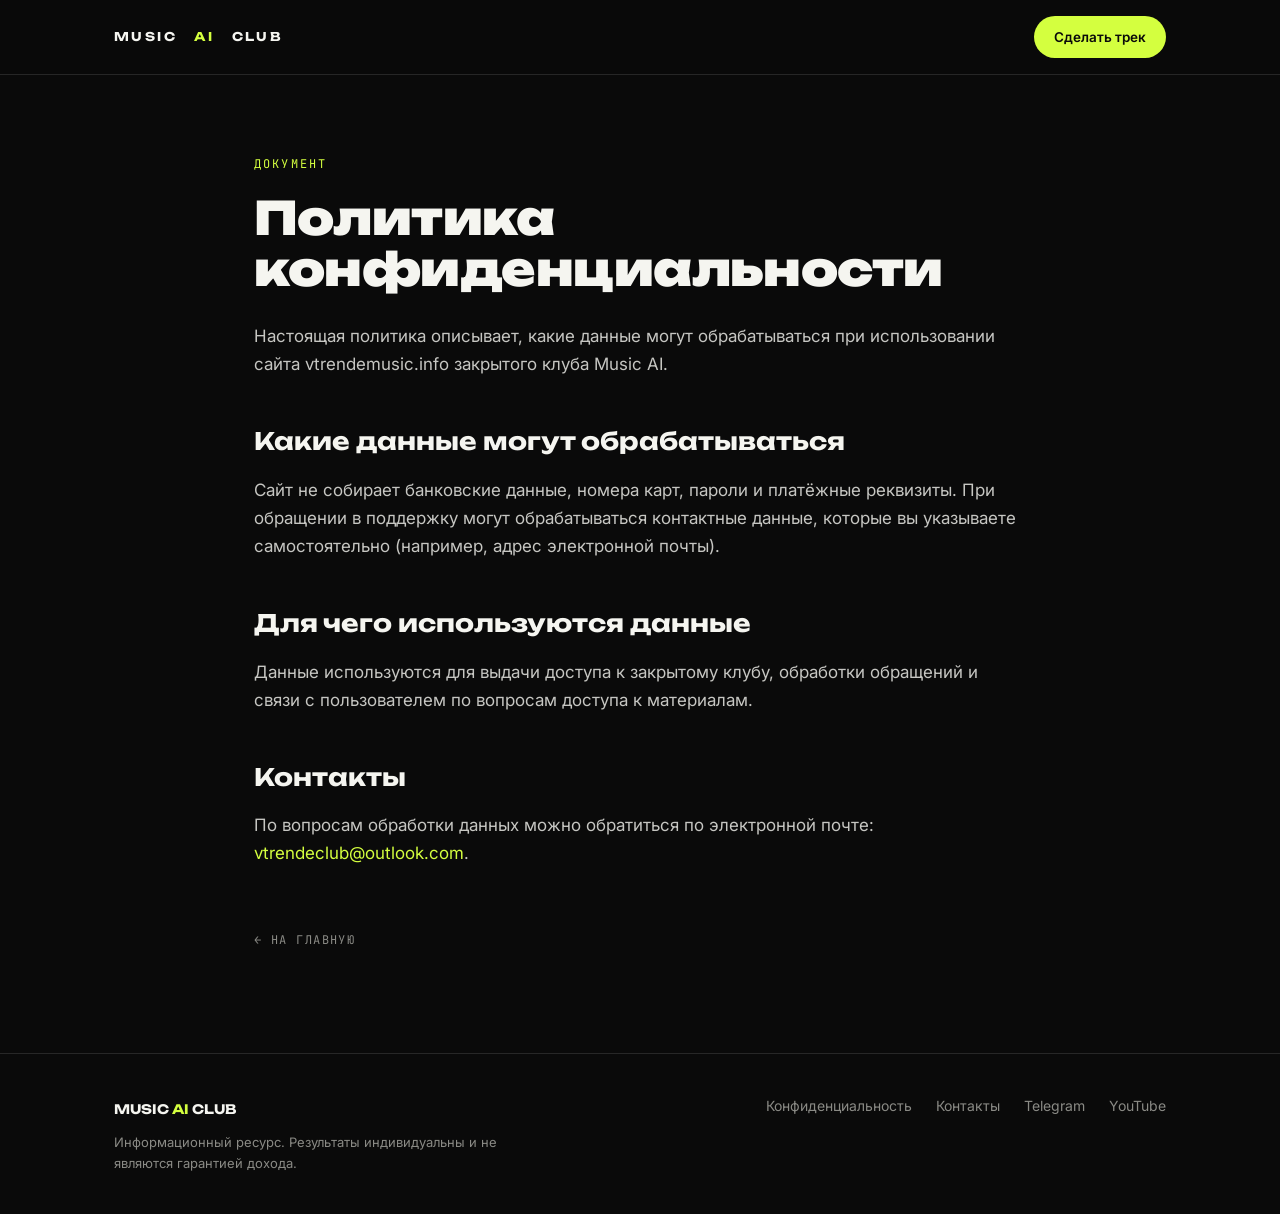
<file: privacy.html>
<!doctype html>
<html lang="ru">
<head>
<meta charset="UTF-8" />
<meta name="viewport" content="width=device-width, initial-scale=1.0" />
<meta name="robots" content="noindex, follow" />
<title>Политика конфиденциальности | Закрытый клуб Music AI</title>
<link rel="icon" type="image/svg+xml" href="./logo.svg" />
<link rel="icon" type="image/png" sizes="64x64" href="./favicon.png" />
<link rel="apple-touch-icon" href="./apple-touch-icon.png" />
<link rel="preconnect" href="https://fonts.googleapis.com" />
<link rel="preconnect" href="https://fonts.gstatic.com" crossorigin />
<link href="https://fonts.googleapis.com/css2?family=Unbounded:wght@500;700;900&family=Inter:wght@400;500;600&family=JetBrains+Mono:wght@500&display=swap" rel="stylesheet" />
<style>
:root{
  --bg:#0a0a0a;--ink:#f5f5f0;--mut:#8a8a85;--line:rgba(245,245,240,.12);
  --acid:#d4ff3f;--head:'Unbounded',sans-serif;--body:'Inter',sans-serif;--mono:'JetBrains Mono',monospace;
}
*{margin:0;padding:0;box-sizing:border-box}
body{background:var(--bg);color:var(--ink);font-family:var(--body);font-size:17px;line-height:1.65;-webkit-font-smoothing:antialiased}
::selection{background:var(--acid);color:#0a0a0a}
a{color:var(--acid);text-decoration:none}
a:hover{text-decoration:underline}
img{display:block;max-width:100%}
.wrap{max-width:820px;margin:0 auto;padding:0 24px}
.mono{font-family:var(--mono);font-size:12px;letter-spacing:.18em;text-transform:uppercase;color:var(--acid)}

header{border-bottom:1px solid var(--line);background:rgba(10,10,10,.75);backdrop-filter:blur(16px);-webkit-backdrop-filter:blur(16px);position:sticky;top:0;z-index:10}
.h-in{max-width:1100px;margin:0 auto;padding:16px 24px;display:flex;align-items:center;justify-content:space-between}
.logo{display:flex;align-items:center;gap:12px;font-family:var(--head);font-weight:700;font-size:12px;letter-spacing:.2em;color:var(--ink)}
.logo img{width:34px;height:34px;border-radius:50%;object-fit:cover}
.logo b{color:var(--acid)}
.btn{display:inline-flex;align-items:center;gap:8px;font-weight:600;font-size:13.5px;padding:10px 20px;border-radius:999px;background:var(--acid);color:#0a0a0a;transition:transform .18s}
.btn:hover{transform:translateY(-2px);text-decoration:none}

main{padding:80px 0 100px}
.mono.lead{display:block;margin-bottom:18px}
h1{font-family:var(--head);font-weight:900;font-size:clamp(28px,5vw,46px);line-height:1.1;letter-spacing:-.01em;margin-bottom:28px}
h2{font-family:var(--head);font-weight:700;font-size:clamp(18px,2.6vw,24px);margin:44px 0 14px}
p{color:#c6c6c2;margin-bottom:16px}
p.muted{color:var(--mut);font-size:15px}
.back{display:inline-flex;align-items:center;gap:8px;margin-top:48px;font-family:var(--mono);font-size:12px;letter-spacing:.12em;text-transform:uppercase;color:var(--mut)}
.back:hover{color:var(--acid);text-decoration:none}

footer{border-top:1px solid var(--line);padding:40px 0}
.f-in{max-width:1100px;margin:0 auto;padding:0 24px;display:flex;justify-content:space-between;gap:28px;flex-wrap:wrap;align-items:flex-start}
.f-in small{display:block;color:var(--mut);font-size:13px;max-width:420px;margin-top:10px}
.f-brand{font-family:var(--head);font-size:13px;font-weight:700;color:var(--ink)}
.f-brand b{color:var(--acid)}
.f-links{display:flex;gap:24px;font-size:14px;color:var(--mut);flex-wrap:wrap}
.f-links a{color:var(--mut)}
.f-links a:hover{color:var(--acid);text-decoration:none}
</style>
</head>
<body>
<header>
  <div class="h-in">
    <a class="logo" href="./index.html">MUSIC&nbsp;<b>AI</b>&nbsp;CLUB</a>
    <a class="btn" href="https://t.me/vtrendevip_bot?start=site" target="_blank" rel="noopener noreferrer">Сделать трек</a>
  </div>
</header>

<main>
  <div class="wrap">
    <span class="mono lead">Документ</span>
    <h1>Политика конфиденциальности</h1>
    <p>Настоящая политика описывает, какие данные могут обрабатываться при использовании сайта vtrendemusic.info закрытого клуба Music AI.</p>

    <h2>Какие данные могут обрабатываться</h2>
    <p>Сайт не собирает банковские данные, номера карт, пароли и платёжные реквизиты. При обращении в поддержку могут обрабатываться контактные данные, которые вы указываете самостоятельно (например, адрес электронной почты).</p>

    <h2>Для чего используются данные</h2>
    <p>Данные используются для выдачи доступа к закрытому клубу, обработки обращений и связи с пользователем по вопросам доступа к материалам.</p>

    <h2>Контакты</h2>
    <p>По вопросам обработки данных можно обратиться по электронной почте: <a href="mailto:vtrendeclub@outlook.com">vtrendeclub@outlook.com</a>.</p>

    <a class="back" href="./index.html">← На главную</a>
  </div>
</main>

<footer>
  <div class="f-in">
    <div>
      <span class="f-brand">MUSIC&nbsp;<b>AI</b>&nbsp;CLUB</span>
      <small>Информационный ресурс. Результаты индивидуальны и не являются гарантией дохода.</small>
    </div>
    <nav class="f-links" aria-label="Ссылки">
      <a href="./privacy.html">Конфиденциальность</a>
      <a href="./contacts.html">Контакты</a>
      <a href="https://t.me/vtrendevip_bot" target="_blank" rel="noopener noreferrer">Telegram</a>
      <a href="https://www.youtube.com/@vtrendemusic" target="_blank" rel="noopener noreferrer">YouTube</a>
    </nav>
  </div>
</footer>
</body>
</html>
</file>
